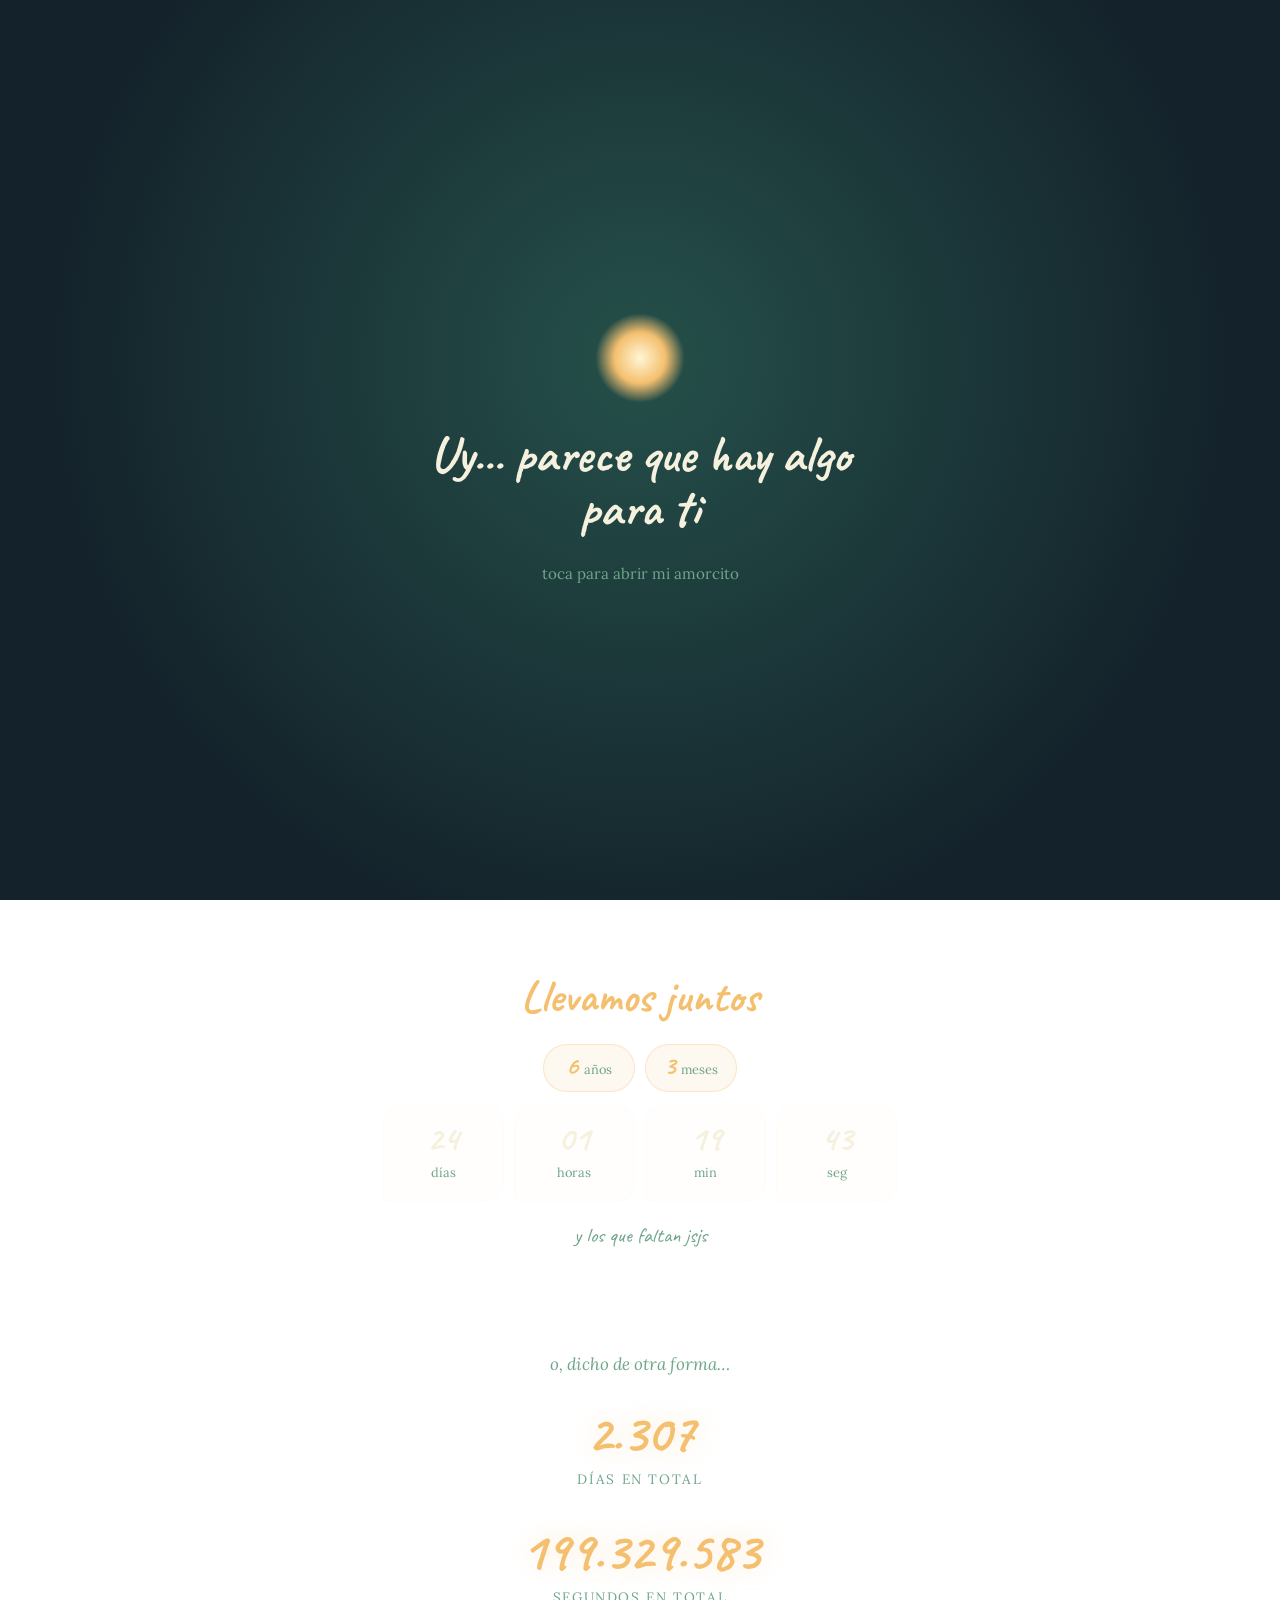
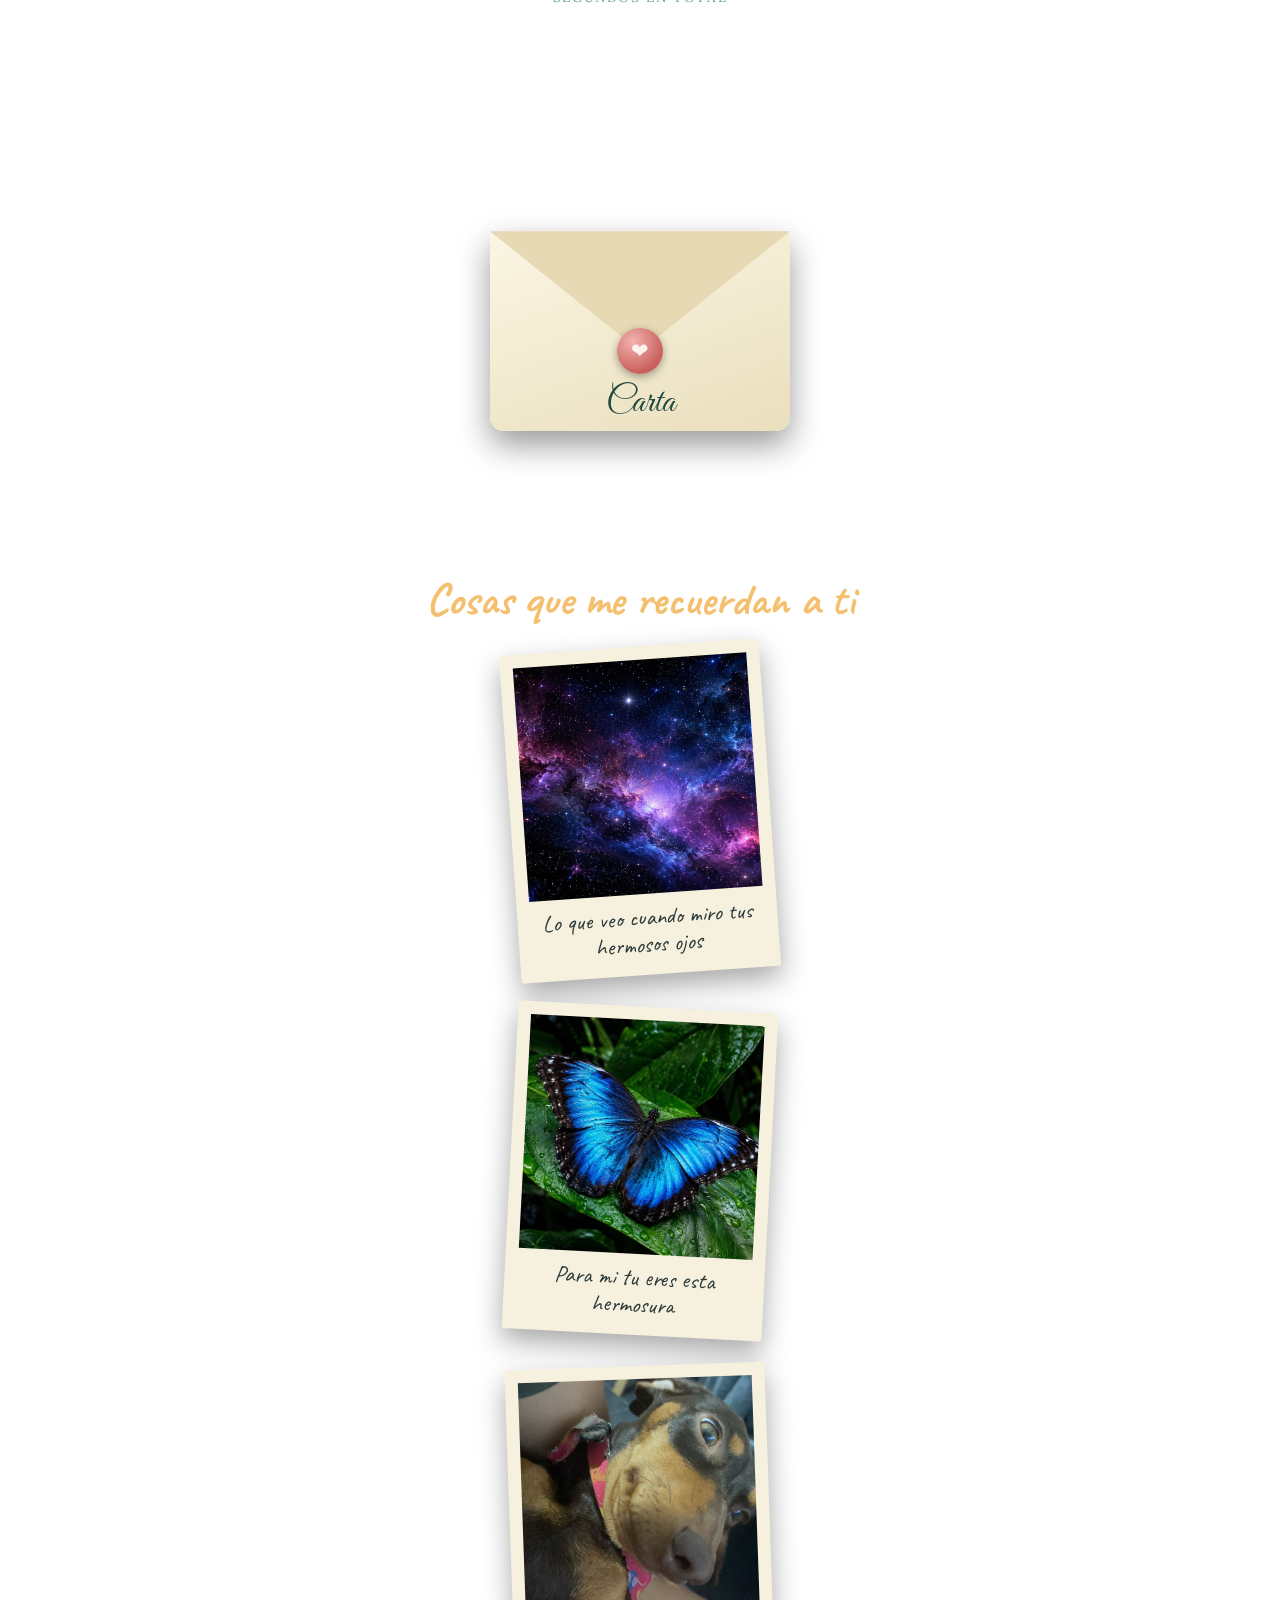
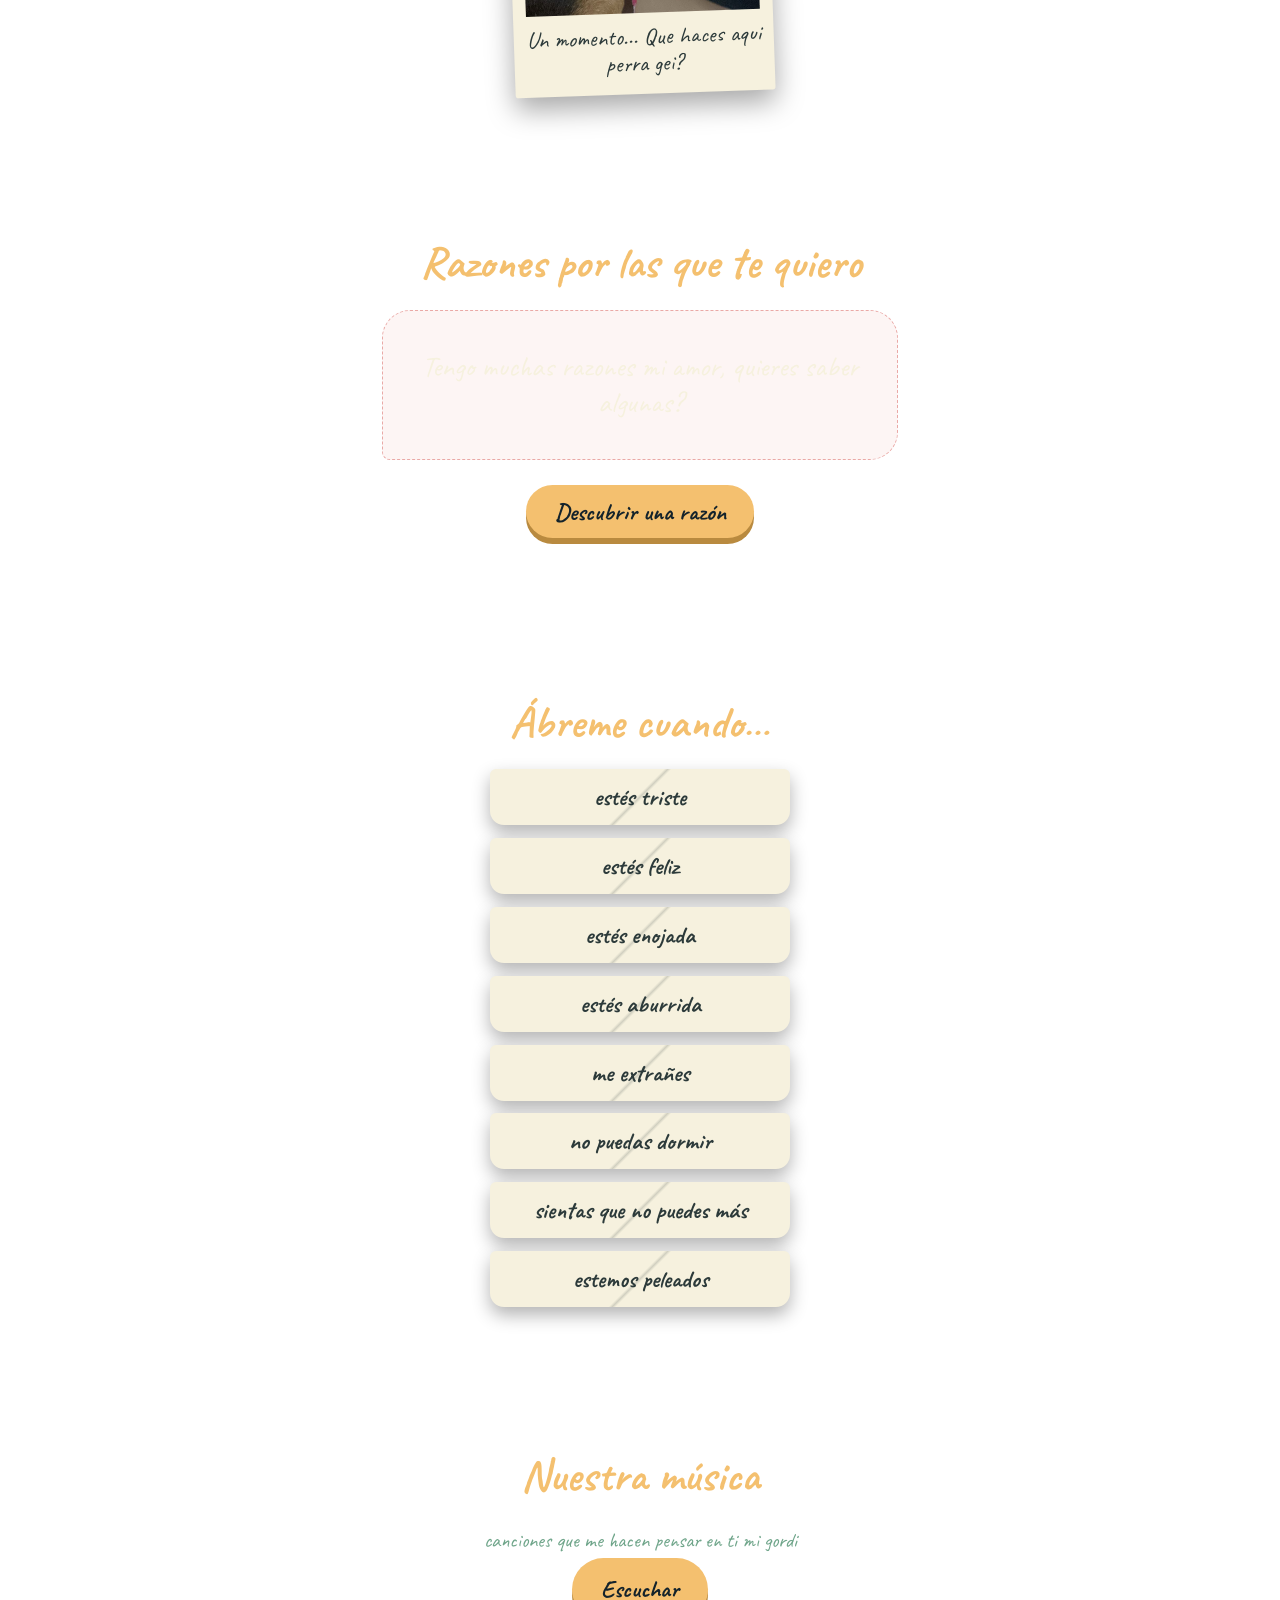
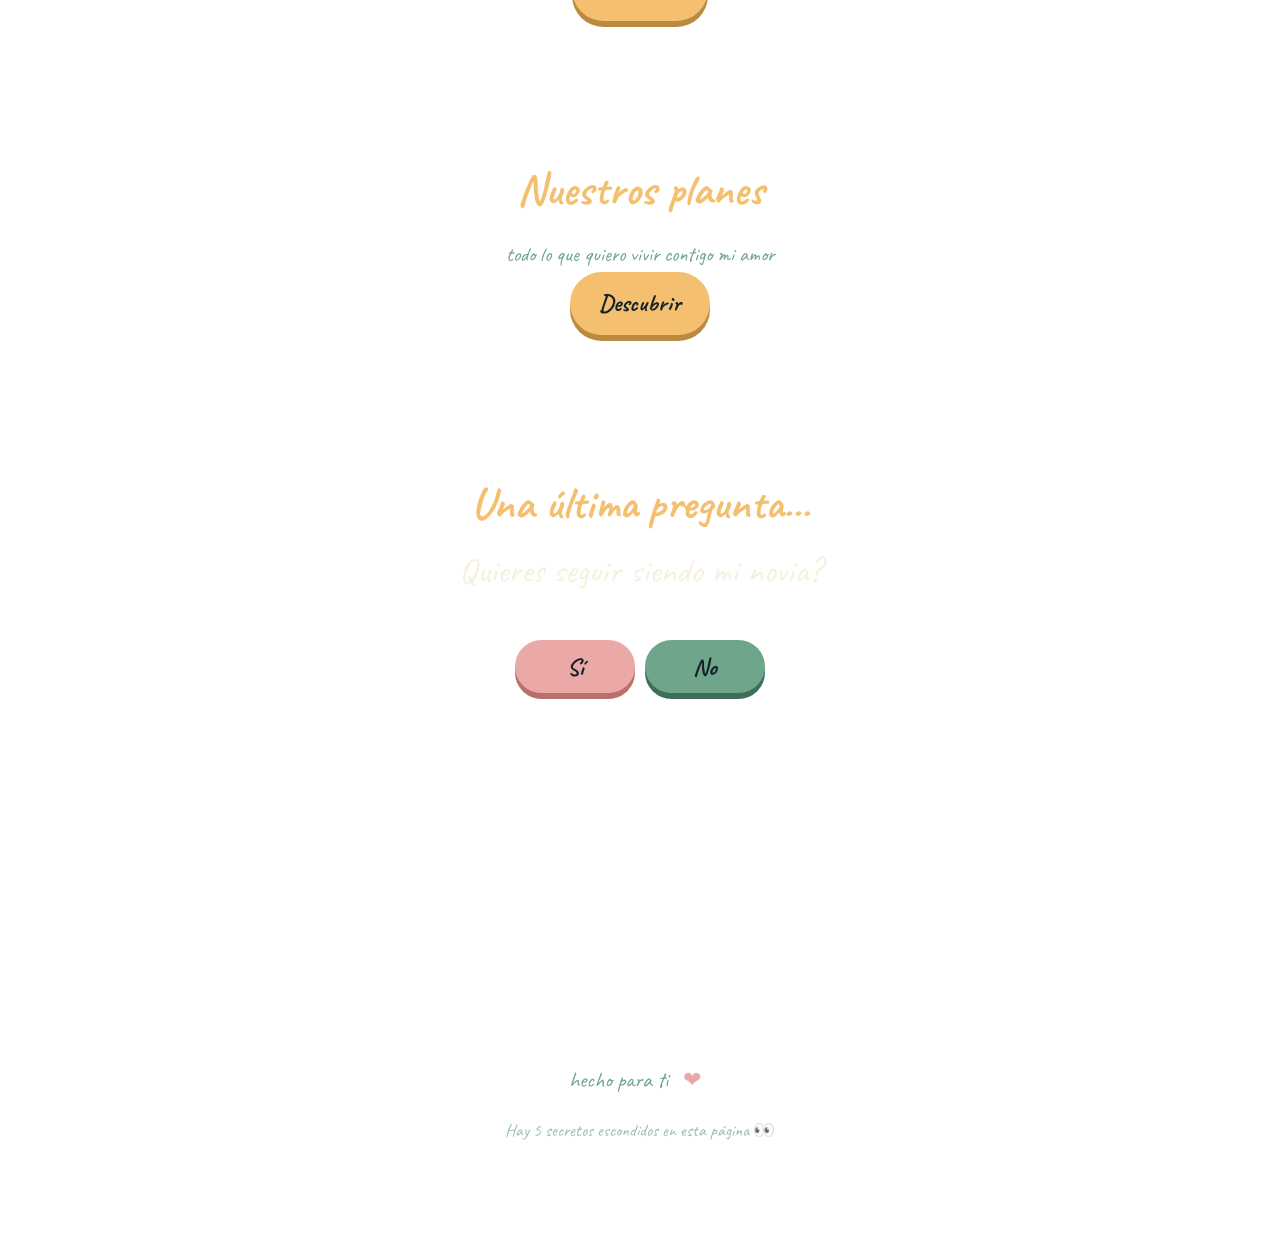
<file: index.html>
<!DOCTYPE html>
<html lang="es">
<head>
<meta charset="utf-8">
<meta name="viewport" content="width=device-width, initial-scale=1, viewport-fit=cover">
<meta name="robots" content="noindex, nofollow">
<meta name="theme-color" content="#14232b">
<title>Para ti</title>

<!-- Vista previa al compartir el link (WhatsApp, etc.) -->
<meta name="description" content="Hay algo esperándote.">
<meta property="og:type" content="website">
<meta property="og:locale" content="es_CL">
<meta property="og:site_name" content="Para ti">
<meta property="og:title" content="Para ti 💗">
<meta property="og:description" content="Hay algo esperándote. Ábrelo con calma.">
<meta property="og:url" content="https://zakku666.github.io/ParaMiAnna/">
<meta property="og:image" content="https://zakku666.github.io/ParaMiAnna/og-image.jpg">
<meta property="og:image:type" content="image/jpeg">
<meta property="og:image:width" content="1200">
<meta property="og:image:height" content="630">
<meta property="og:image:alt" content="Una luz cálida con el texto: Hay algo para ti">

<!-- Ícono de la pestaña -->
<link rel="icon" href="data:image/svg+xml,%3Csvg xmlns=%22http://www.w3.org/2000/svg%22 viewBox=%220 0 100 100%22%3E%3Ctext y=%22.9em%22 font-size=%2290%22%3E💗%3C/text%3E%3C/svg%3E">

<!-- Fuentes -->
<link rel="preconnect" href="https://fonts.googleapis.com">
<link rel="preconnect" href="https://fonts.gstatic.com" crossorigin>
<link href="https://fonts.googleapis.com/css2?family=Caveat:wght@500;700&family=Dancing+Script:wght@500;600&family=Great+Vibes&family=Lora:ital,wght@0,400;0,600;1,400&display=swap" rel="stylesheet">

<link rel="stylesheet" href="style.css">
</head>
<body>

<input type="checkbox" id="abrir" hidden>

<!-- Pantalla de inicio: el toque aquí también servirá para iniciar la música (script.js) -->
<label for="abrir" class="intro" id="intro">
  <span class="intro-luz"></span>
  <span class="intro-texto">Uy... parece que hay algo<br>para ti</span>
  <span class="intro-toque">toca para abrir mi amorcito</span>
</label>

<!-- Fondo animado (el tema lo elige script.js) -->
<div class="particulas" id="particulas" aria-hidden="true"></div>

<main>

  <!-- Portada -->
  <section class="portada">
    <div class="astro" aria-hidden="true"></div>
    <h1>Para ti mi Bibi,<br>con cariño y amor</h1>
    <p class="sub">Hecho unica y exclusivamente para vo</p>
    <span class="bajar" aria-hidden="true">&#8964;</span>
  </section>

  <!-- Contador (script.js lo hace correr) -->
  <section class="contador">
    <h2>Llevamos juntos</h2>
    <div class="tiempo-chico">
      <div><b id="anios">0</b><small>años</small></div>
      <div><b id="meses">0</b><small>meses</small></div>
    </div>
    <div class="tiempo">
      <div><b id="dias">00</b><small>días</small></div>
      <div><b id="horas">00</b><small>horas</small></div>
      <div><b id="min">00</b><small>min</small></div>
      <div><b id="seg">00</b><small>seg</small></div>
    </div>
    <p class="nota">y los que faltan jsjs</p>
  </section>

  <!-- Totales -->
  <section class="totales">
    <p class="total-intro">o, dicho de otra forma…</p>
    <div class="total">
      <b id="total-dias">0</b>
      <small>días en total</small>
    </div>
    <div class="total">
      <b id="total-seg">0</b>
      <small>segundos en total</small>
    </div>
  </section>

  <!-- Carta -->
  <section class="carta-sec">
    <div class="sobre-wrap" id="sobre-wrap">
      <button type="button" class="sobre-carta" id="btn-carta" aria-expanded="false" aria-controls="carta">
        <span class="sobre-solapa"></span>
        <span class="sobre-sello">&#10084;</span>
        <span class="sobre-etiqueta">Carta</span>
      </button>
    </div>

    <article class="carta" id="carta" hidden>
      <p class="saludo">Mi amor:</p>
      <p>Quería regalarte algo que no se pudiera abrir en un papel y guardar en un cajón. Algo que pudieras llevar en tu bolsillo y abrir cuando quisieras.</p>
      <p>Gracias por cada risa, por cada conversación que se alarga hasta tarde y por hacer que los días normales se sientan como una película de verano.</p>
      <p>Si algún día te sientes pequeñita, vuelve aquí. Todo esto es tuyo.</p>
      <p class="firma">Con todo mi cariño,<br>Zac</p>
    </article>
  </section>

    <!-- Galería de recuerdos -->
  <section class="galeria">
    <h2>Cosas que me recuerdan a ti</h2>
    <div class="polaroids">
      <figure class="polaroid" style="--r:-4deg">
        <div class="foto f1">
          <img src="./fotos/Galaxia.jpeg" alt="Galaxia" loading="eager">
        </div>
        <figcaption>Lo que veo cuando miro tus hermosos ojos</figcaption>
      </figure>
      <figure class="polaroid" style="--r:3deg">
        <div class="foto f2">
          <img src="fotos/Mariposa.jpeg" alt="Mariposa" loading="lazy" decoding="async" onerror="this.style.display='none'">
        </div>
        <figcaption>Para mi tu eres esta hermosura</figcaption>
      </figure>
      <figure class="polaroid" style="--r:-2deg">
        <div class="foto f3">
          <img src="fotos/Nina.jpeg" alt="Niña" loading="lazy" decoding="async" onerror="this.style.display='none'">
        </div>
        <figcaption>Un momento... Que haces aqui perra gei?</figcaption>
      </figure>
    </div>
  </section>

  <!-- Razones -->
  <section class="razones">
    <h2>Razones por las que te quiero</h2>
    <div class="razon-caja" id="razon-caja">
      <div class="razon-contenido">
        <span class="razon-num" id="razon-num"></span>
        <p id="razon">Tengo muchas razones mi amor, quieres saber algunas?</p>
      </div>
    </div>
    <button type="button" class="boton" id="otra-razon">Descubrir una razón</button>
    <p class="nota" id="razon-progreso"></p>
  </section>

  <!-- Ábreme cuando -->
  <section class="abre">
    <h2>Ábreme cuando…</h2>
    <div class="sobres" id="sobres"></div>
  </section>

  <!-- Música -->
  <section class="musica-link">
    <h2>Nuestra música</h2>
    <p class="nota">canciones que me hacen pensar en ti mi gordi</p>
    <a class="boton" href="musica.html">Escuchar</a>
  </section>

  <!-- Planes -->
  <section class="planes-link">
    <h2>Nuestros planes</h2>
    <p class="nota">todo lo que quiero vivir contigo mi amor</p>
    <a class="boton" href="planes.html">Descubrir</a>
  </section>

  <!-- Vales -->
  <!--<section class="vales-link">
    <h2>Juguemos PlayQuiz!</h2>
    <p class="nota">respóndeme bien y gana cositas bb</p>
    <a class="boton" href="vales.html">Jugar</a>
  </section>-->

  <!-- Pregunta final -->
  <section class="final" id="final">
    <h2>Una última pregunta...</h2>
    <p class="pregunta">Quieres seguir siendo mi novia?</p>

    <div class="respuestas" id="respuestas">
      <button type="button" class="boton si" id="si">Sí</button>
      <button type="button" class="boton no" id="no">No</button>
    </div>
    <p class="respuesta-final" id="respuesta-final" aria-live="polite"></p>

    <div class="mensaje-si" id="mensaje-si" hidden>
      <p class="mensaje-si-titulo">Sabía que dirías que sí</p>
      <p class="mensaje-si-texto">Llevamos <b id="dias-final">0</b> días juntos, y quiero que sean muchos, muchos más jijiji hasta morir de viejos >:D</p>
      <p class="mensaje-si-texto">Gracias por elegirme hoy y por quedarte conmigo cada día. Te amo muchísimo, mi amor.</p>
      <p class="mensaje-si-firma">Siempre tuyo,<br>Adrián</p>
    </div>
  </section>

  <!-- Planes de hoy (se desbloquean al encontrar los 5 secretos) -->
  <section class="planes-hoy" id="planes-hoy" hidden>
    <h2>Premio por encontrarlos todos los secretos</h2>
    <p class="nota">cada día hay un plan nuevo para ti mi amor</p>
    <div class="planes-hoy-botones">
      <a class="boton romantico" href="plan-hoy.html?tipo=romantico">Plan romántico de hoy 💌</a>
      <a class="boton hot" href="plan-hoy.html?tipo=hot">Plan hot de hoy 🔥</a>
    </div>
  </section>

  <footer>
    hecho para ti <span id="corazon-secreto" class="corazon-secreto">&#10084;</span>
    <p class="pista" id="pista"></p>
    <p class="footer-extra" id="footer-extra"></p>
  </footer>

</main>

<!-- Tarjeta flotante de "Ábreme cuando" -->
<div class="modal" id="modal" hidden>
  <div class="modal-fondo" id="modal-fondo"></div>
  <article class="modal-carta" role="dialog" aria-modal="true" aria-labelledby="modal-titulo">
    <h3 class="modal-titulo" id="modal-titulo"></h3>
    <p class="modal-texto" id="modal-texto"></p>
    <button type="button" class="boton modal-cerrar" id="modal-cerrar">Cerrar</button>
  </article>
</div>

<!-- Corazones (pregunta final, secretos y banners) -->
<div class="corazones" id="corazones" aria-hidden="true"></div>

<!-- Scripts: cada uno una sola vez y en este orden -->
<script src="razones.js" defer></script>
<script src="sobres.js" defer></script>
<script src="cartas.js" defer></script>
<script src="avisos.js" defer></script>
<script src="script.js" defer></script>
<script src="secretos.js" defer></script>
<script src="cumple.js" defer></script>

</body>
</html>
</file>
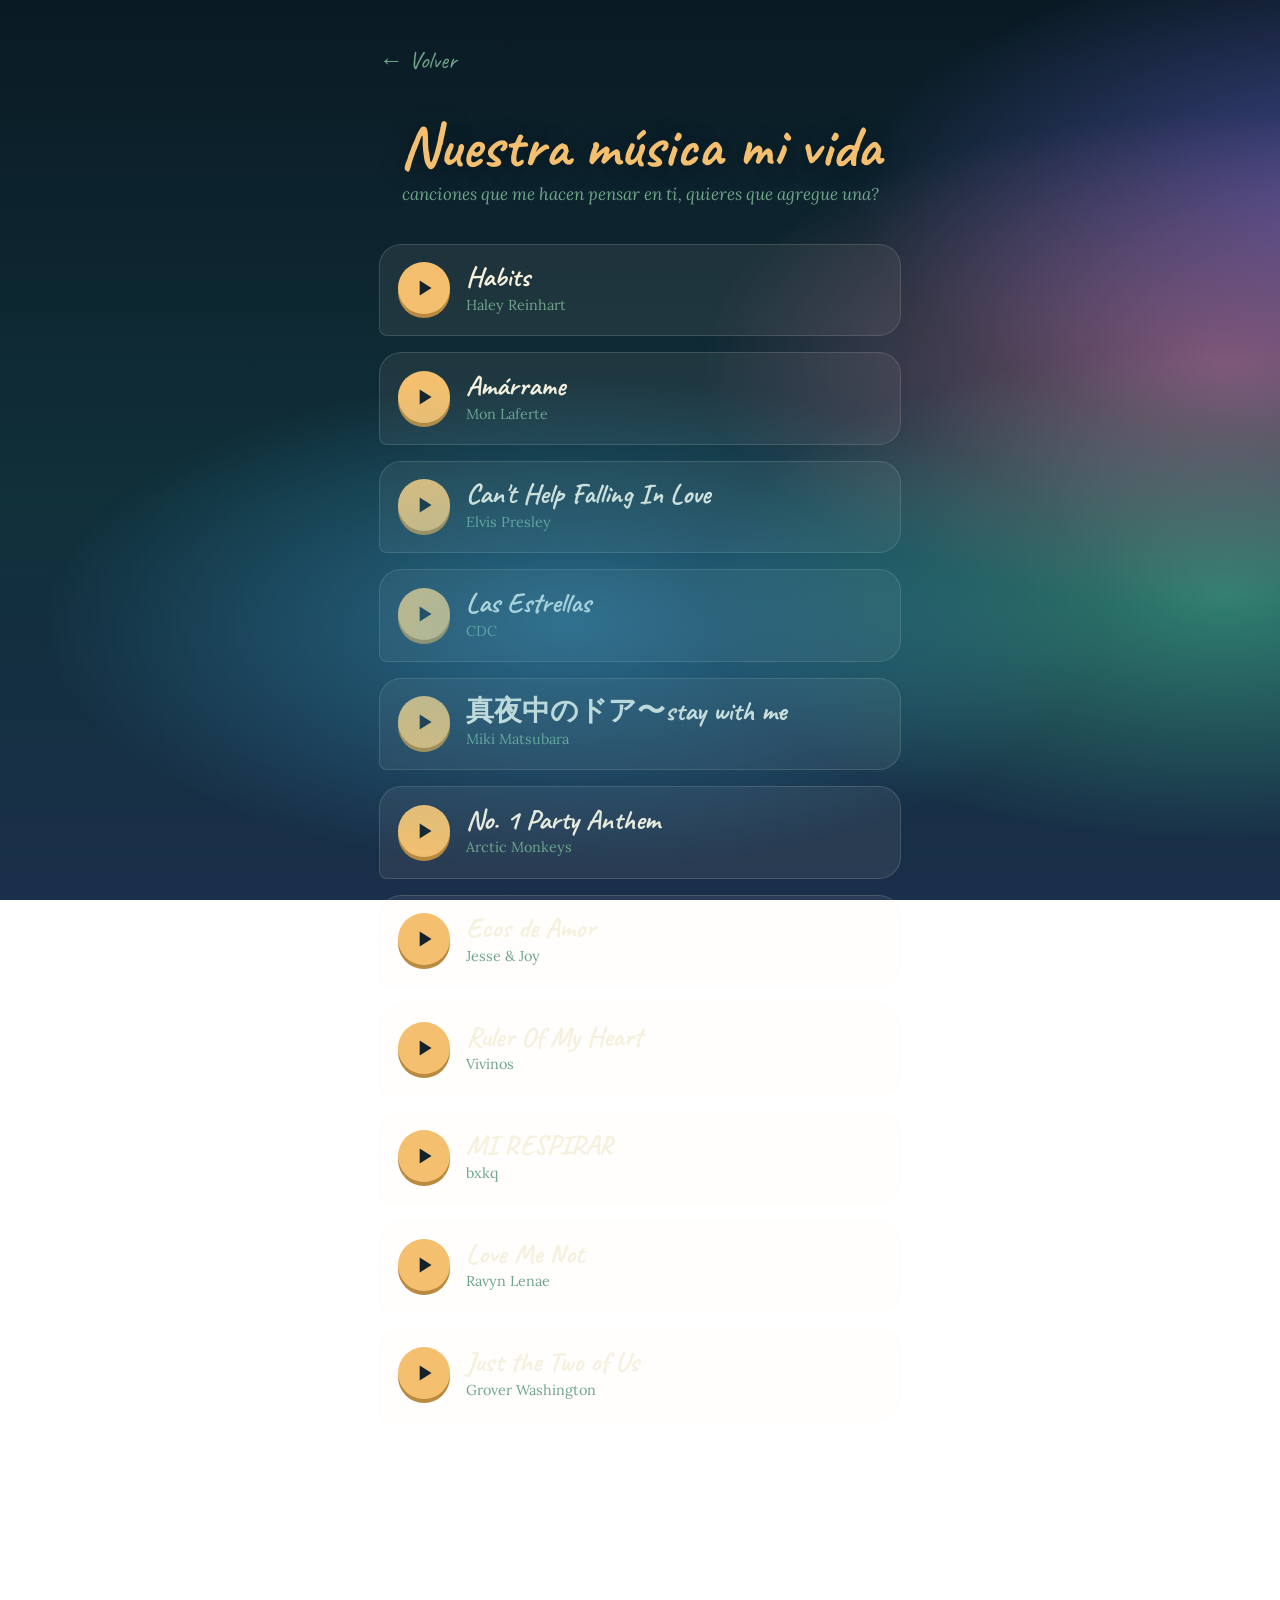
<file: musica.html>
<!DOCTYPE html>
<html lang="es">
<head>
<meta charset="utf-8">
<meta name="viewport" content="width=device-width, initial-scale=1, viewport-fit=cover">
<meta name="robots" content="noindex, nofollow">
<meta name="theme-color" content="#14232b">
<title>Nuestra música</title>
<link rel="preconnect" href="https://fonts.googleapis.com">
<link rel="preconnect" href="https://fonts.gstatic.com" crossorigin>
<link href="https://fonts.googleapis.com/css2?family=Caveat:wght@500;700&family=Dancing+Script:wght@500;600&family=Great+Vibes&family=Lora:ital,wght@0,400;0,600;1,400&display=swap" rel="stylesheet">
<link rel="stylesheet" href="style.css">
</head>
<body>

<!-- Fondo animado (lo elige script.js, igual que en la página principal) -->
<div class="particulas" id="particulas" aria-hidden="true"></div>

<main class="musica">
  <a href="index.html" class="volver">&larr; Volver</a>

  <header class="musica-cab">
    <h1>Nuestra música mi vida</h1>
    <p class="sub">canciones que me hacen pensar en ti, quieres que agregue una?</p>
  </header>

  <ul class="lista" id="lista"></ul>
</main>

<!-- Reproductor fijo abajo -->
<div class="reproductor" id="reproductor" hidden>
  <div class="rep-info">
    <p class="rep-titulo" id="rep-titulo"></p>
    <p class="rep-artista" id="rep-artista"></p>
  </div>

  <input type="range" class="rep-barra" id="rep-barra" min="0" max="1000" value="0" step="1" aria-label="Posición de la canción">
  <div class="rep-tiempos">
    <span id="rep-actual">0:00</span>
    <span id="rep-total">0:00</span>
  </div>

  
  <div class="rep-controles">

    <button type="button" class="rep-btn rep-modo" id="rep-aleatorio" aria-label="Activar reproducción aleatoria" aria-pressed="false">
      <svg viewBox="0 0 24 24" width="22" height="22" fill="none" stroke="currentColor" stroke-width="2" stroke-linecap="round" stroke-linejoin="round">
        <path d="m18 14 4 4-4 4"/>
        <path d="M18 2l4 4-4 4"/>
        <path d="M2 18h2.5a6 6 0 0 0 4.2-1.7L17.3 7.7A6 6 0 0 1 21.5 6H22"/>
        <path d="M2 6h2.5a6 6 0 0 1 4.2 1.7"/>
        <path d="M14 14.5l3.3 3.3a6 6 0 0 0 4.2 1.7H22"/>
      </svg>
    </button>

    <button type="button" class="rep-btn" id="rep-prev" aria-label="Canción anterior">
      <svg viewBox="0 0 24 24" width="22" height="22" fill="currentColor">
        <path d="M6 6h2v12H6zM9.5 12L18 6v12z"/>
      </svg>
    </button>

    <button type="button" class="rep-btn" id="rep-atras" aria-label="Retroceder 10 segundos">&minus;10</button>

    <button type="button" class="rep-btn rep-play" id="rep-play" aria-label="Reproducir"></button>

    <button type="button" class="rep-btn" id="rep-adelante" aria-label="Adelantar 10 segundos">+10</button>

    <button type="button" class="rep-btn" id="rep-next" aria-label="Canción siguiente">
      <svg viewBox="0 0 24 24" width="22" height="22" fill="currentColor">
        <path d="M16 6h2v12h-2zM6 18V6l8.5 6z"/>
      </svg>
    </button>

    <button type="button" class="rep-btn rep-modo" id="rep-ciclo" aria-label="Repetición desactivada" aria-pressed="false">
      <svg viewBox="0 0 24 24" width="22" height="22" fill="none" stroke="currentColor" stroke-width="2" stroke-linecap="round" stroke-linejoin="round">
        <path d="M17 2l4 4-4 4"/>
        <path d="M3 11V9a3 3 0 0 1 3-3h15"/>
        <path d="M7 22l-4-4 4-4"/>
        <path d="M21 13v2a3 3 0 0 1-3 3H3"/>
      </svg>
    </button>

  </div>

</div>

<audio id="audio" preload="none"></audio>

<script src="canciones.js" defer></script>
<script src="script.js" defer></script>
<script src="musica.js" defer></script>
</body>
</html>
</file>
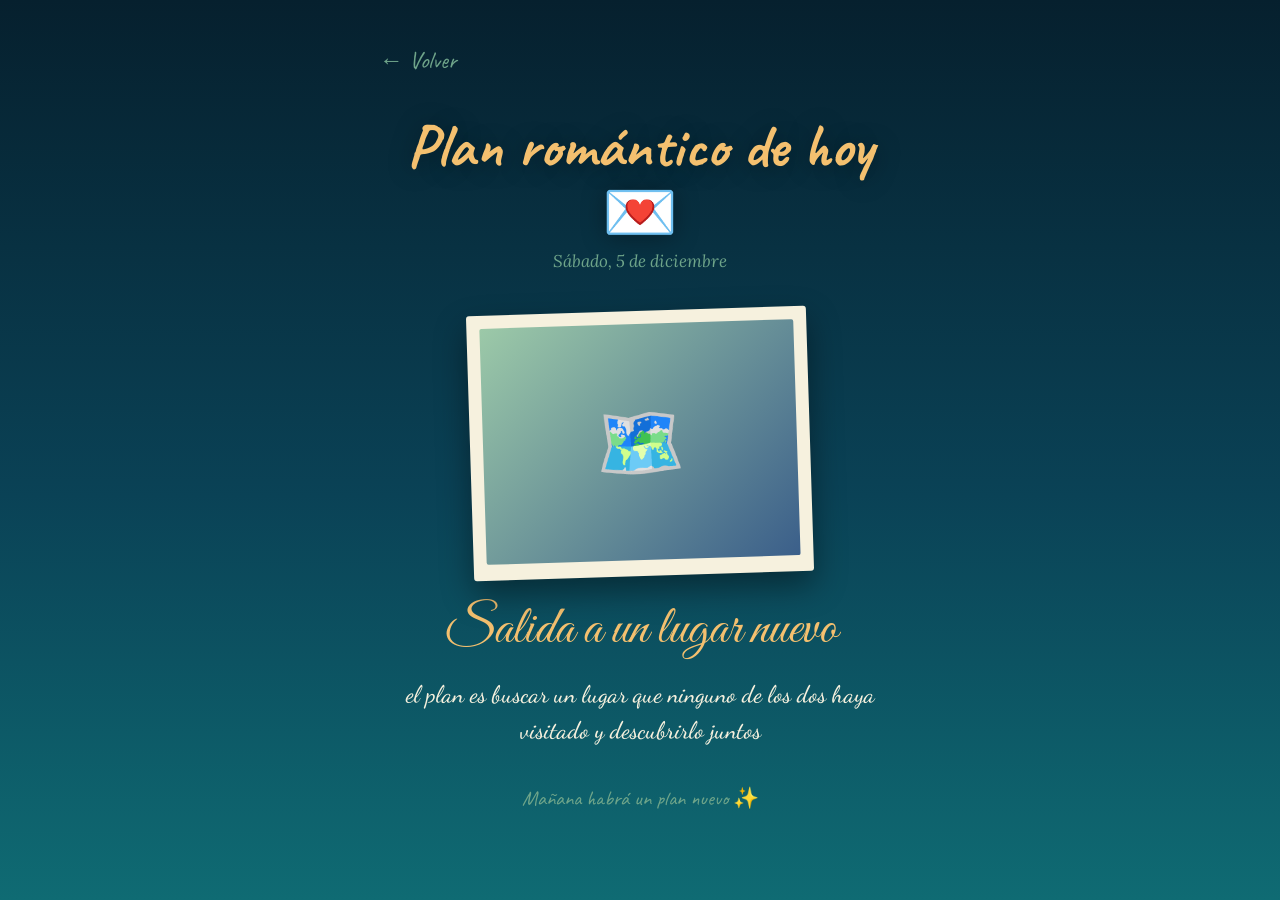
<file: plan-hoy.html>
<!DOCTYPE html>
<html lang="es">
<head>
<meta charset="utf-8">
<meta name="viewport" content="width=device-width, initial-scale=1, viewport-fit=cover">
<meta name="robots" content="noindex, nofollow">
<meta name="theme-color" content="#14232b">
<title>Plan de hoy</title>
<link rel="preconnect" href="https://fonts.googleapis.com">
<link rel="preconnect" href="https://fonts.gstatic.com" crossorigin>
<link href="https://fonts.googleapis.com/css2?family=Caveat:wght@500;700&family=Dancing+Script:wght@500;600&family=Great+Vibes&family=Lora:ital,wght@0,400;0,600;1,400&display=swap" rel="stylesheet">
<link rel="stylesheet" href="style.css">
</head>
<body>

<div class="particulas" id="particulas" aria-hidden="true"></div>

<main class="planes">
  <a href="index.html" class="volver">&larr; Volver</a>

  <header class="musica-cab">
    <h1 id="ph-titulo">Plan de hoy</h1>
    <p class="sub" id="ph-fecha"></p>
  </header>

  <!-- Pantalla previa (solo para el plan hot) -->
  <div class="ph-puerta" id="ph-puerta" hidden>
    <p class="ph-aviso">Este es solo para ti 🔥</p>
    <button type="button" class="boton hot" id="ph-ver">Ver el plan</button>
  </div>

  <article class="plan cambiando" id="ph-plan" hidden>
    <figure class="plan-foto" id="ph-foto"></figure>
    <h2 class="plan-titulo" id="ph-nombre"></h2>
    <p class="plan-desc" id="ph-desc"></p>

    <div class="ph-respuestas" id="ph-respuestas">
      <button type="button" class="boton romantico" id="ph-si">Me apunto 💗</button>
      <button type="button" class="boton suave" id="ph-no">Otro día 🙈</button>
    </div>
    <p class="nota" id="ph-estado" aria-live="polite"></p>
    <p class="nota" id="ph-transparente">Zac recibe un aviso cuando abres esto 👀</p>
  </article>

  <p class="nota" id="ph-manana"></p>
</main>

<div class="corazones" id="corazones" aria-hidden="true"></div>

<script src="planes-hoy.js" defer></script>
<script src="avisos.js" defer></script>
<script src="script.js" defer></script>
<script src="plan-hoy-vista.js" defer></script>
</body>
</html>
</file>
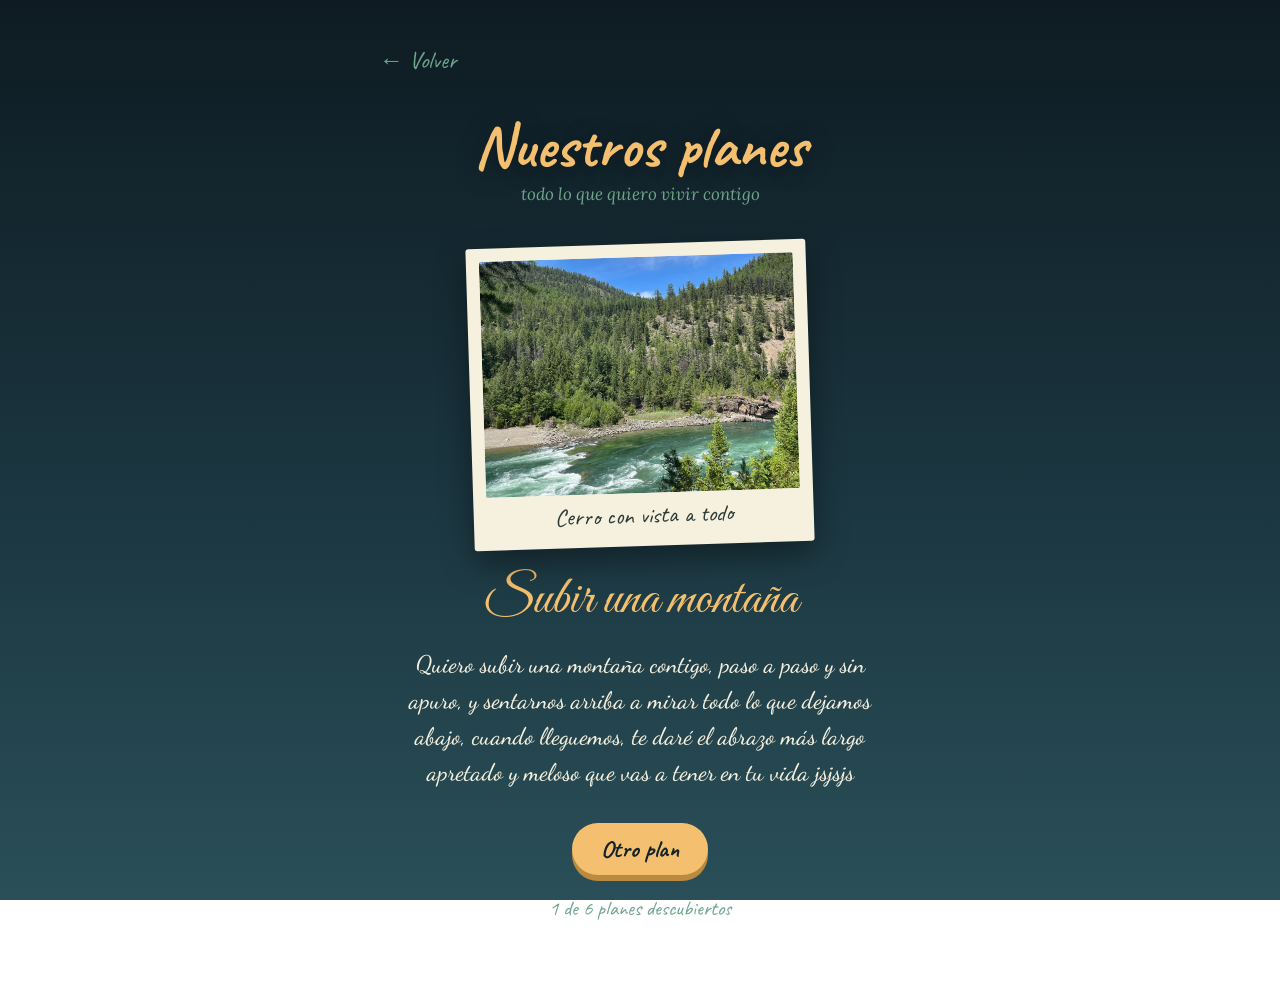
<file: planes.html>
<!DOCTYPE html>
<html lang="es">
<head>
<meta charset="utf-8">
<meta name="viewport" content="width=device-width, initial-scale=1, viewport-fit=cover">
<meta name="robots" content="noindex, nofollow">
<meta name="theme-color" content="#14232b">
<title>Nuestros planes</title>
<link rel="preconnect" href="https://fonts.googleapis.com">
<link rel="preconnect" href="https://fonts.gstatic.com" crossorigin>
<link href="https://fonts.googleapis.com/css2?family=Caveat:wght@500;700&family=Dancing+Script:wght@500;600&family=Great+Vibes&family=Lora:ital,wght@0,400;0,600;1,400&display=swap" rel="stylesheet">
<link rel="stylesheet" href="style.css">
</head>
<body>

<!-- Fondo animado (lo elige script.js) -->
<div class="particulas" id="particulas" aria-hidden="true"></div>

<main class="planes">
  <a href="index.html" class="volver">&larr; Volver</a>

  <header class="musica-cab">
    <h1>Nuestros planes</h1>
    <p class="sub">todo lo que quiero vivir contigo</p>
  </header>

  <article class="plan cambiando" id="plan" aria-live="polite">
    <figure class="plan-foto" id="plan-foto"></figure>
    <h2 class="plan-titulo" id="plan-titulo"></h2>
    <p class="plan-desc" id="plan-desc"></p>
  </article>

  <button type="button" class="boton" id="otro-plan">Otro plan</button>
  <p class="nota" id="plan-progreso"></p>
</main>

<!-- Corazones (para el plan de la boda) -->
<div class="corazones" id="corazones" aria-hidden="true"></div>

<script src="planes.js" defer></script>
<script src="script.js" defer></script>
<script src="planes-vista.js" defer></script>
</body>
</html>
</file>
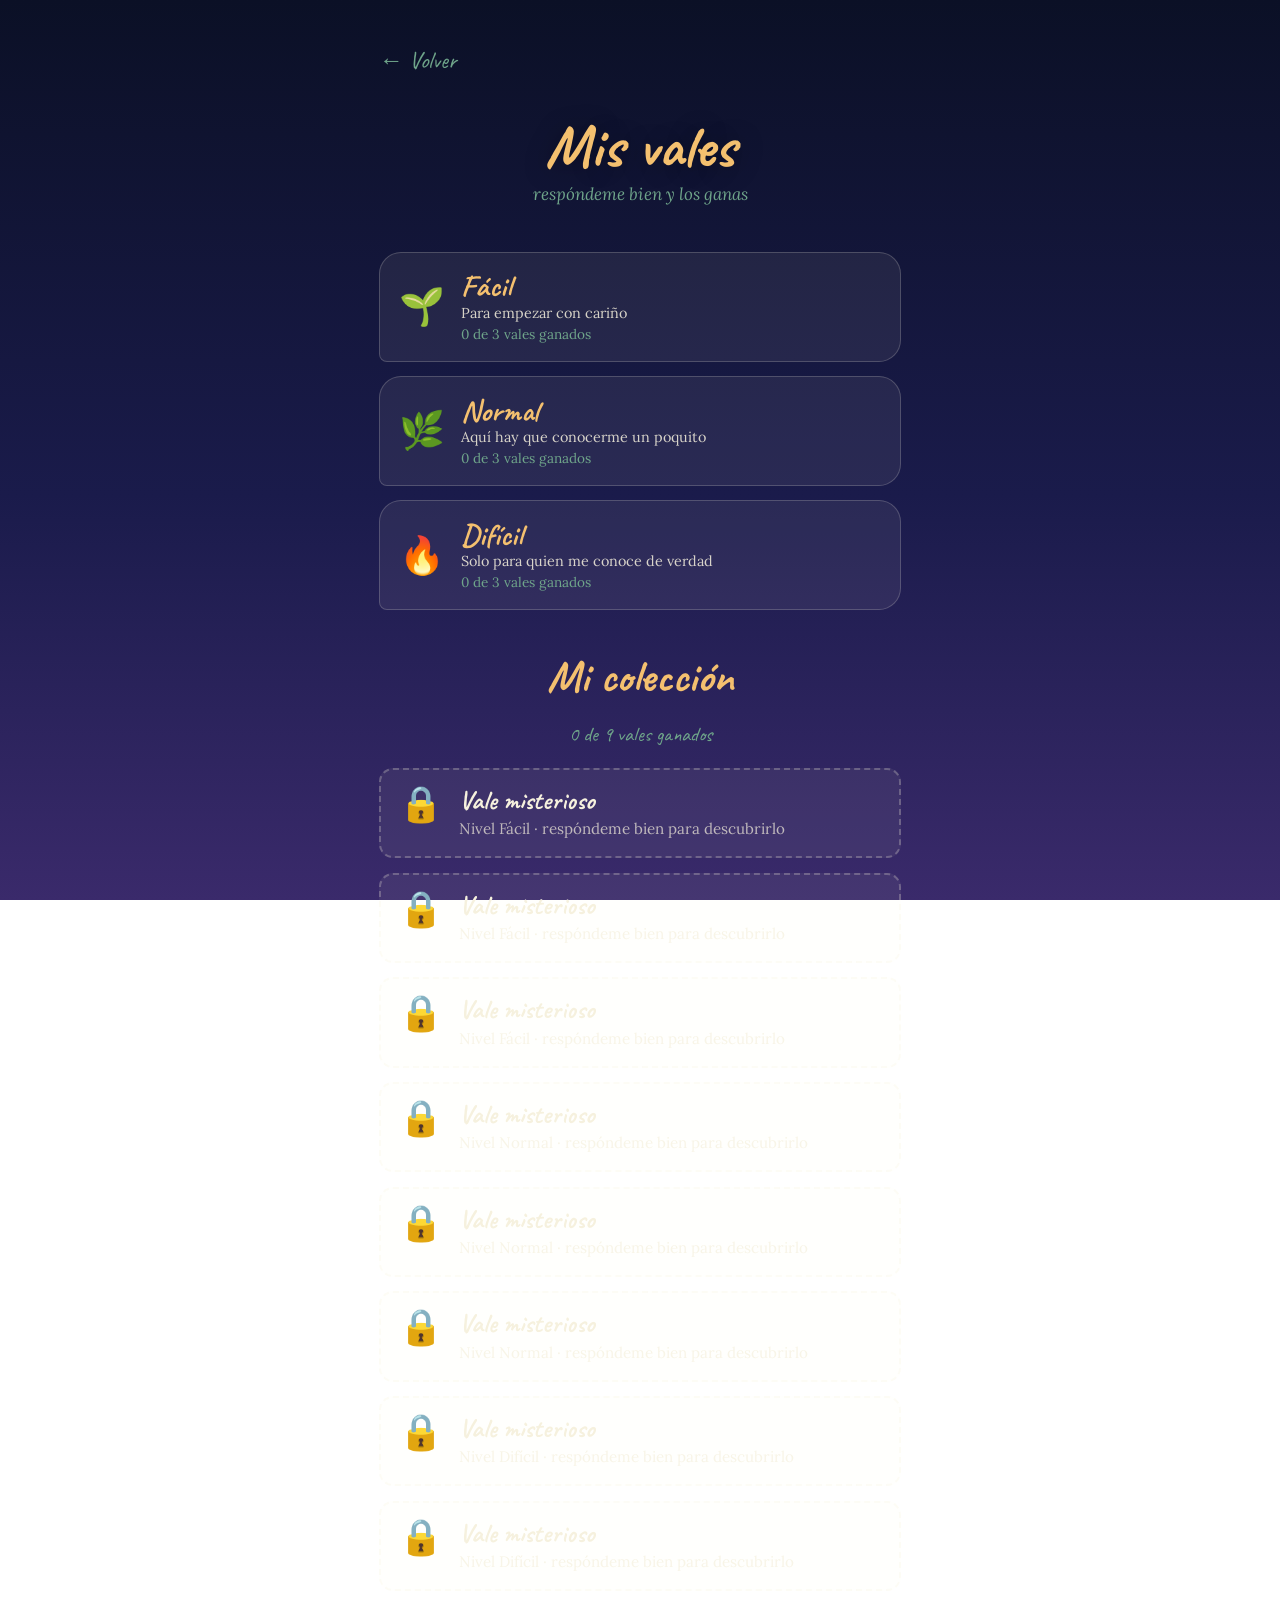
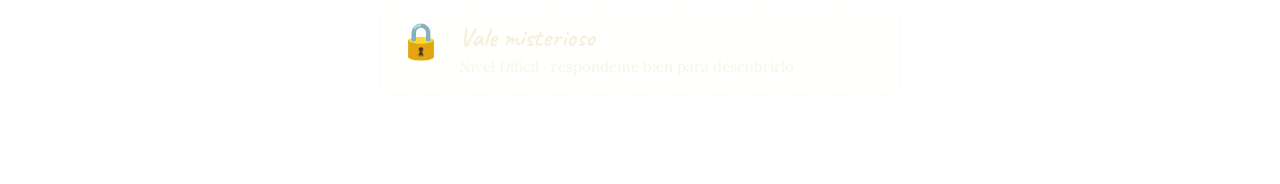
<file: vales.html>
<!DOCTYPE html>
<html lang="es">
<head>
<meta charset="utf-8">
<meta name="viewport" content="width=device-width, initial-scale=1, viewport-fit=cover">
<meta name="robots" content="noindex, nofollow">
<meta name="theme-color" content="#14232b">
<title>Mis vales</title>
<link rel="preconnect" href="https://fonts.googleapis.com">
<link rel="preconnect" href="https://fonts.gstatic.com" crossorigin>
<link href="https://fonts.googleapis.com/css2?family=Caveat:wght@500;700&family=Dancing+Script:wght@500;600&family=Great+Vibes&family=Lora:ital,wght@0,400;0,600;1,400&display=swap" rel="stylesheet">
<link rel="stylesheet" href="style.css">
</head>
<body>

<!-- Fondo animado (lo elige script.js) -->
<div class="particulas" id="particulas" aria-hidden="true"></div>

<main class="vales">
  <a href="index.html" class="volver">&larr; Volver</a>

  <header class="musica-cab">
    <h1>Mis vales</h1>
    <p class="sub">respóndeme bien y los ganas</p>
  </header>

  <!-- Vista 1: elegir desafío + colección -->
  <section class="vista" id="vista-niveles">
    <div class="niveles" id="niveles"></div>

    <h2 class="vales-subtitulo">Mi colección</h2>
    <p class="nota" id="vales-contador"></p>
    <ul class="vales-lista" id="vales-lista"></ul>
  </section>

  <!-- Vista 2: el quiz -->
  <section class="vista" id="vista-quiz" hidden>
    <p class="quiz-nivel" id="quiz-nivel"></p>
    <div class="quiz-barra"><span id="quiz-progreso"></span></div>
    <p class="quiz-contador" id="quiz-contador"></p>
    <h2 class="quiz-pregunta" id="quiz-pregunta"></h2>
    <div class="quiz-opciones" id="quiz-opciones"></div>
    <p class="quiz-feedback" id="quiz-feedback" aria-live="polite"></p>
    <button type="button" class="boton" id="quiz-siguiente" hidden>Siguiente</button>
  </section>

  <!-- Vista 3: resultado -->
  <section class="vista" id="vista-resultado" hidden>
    <p class="res-emoji" id="res-emoji"></p>
    <h2 class="res-titulo" id="res-titulo"></h2>
    <p class="res-texto" id="res-texto"></p>
    <div id="res-vale"></div>
    <div class="res-botones">
      <button type="button" class="boton" id="res-reintentar" hidden>Intentar de nuevo</button>
      <button type="button" class="boton" id="res-volver">Ver mis vales</button>
    </div>
  </section>
</main>

<!-- Corazones -->
<div class="corazones" id="corazones" aria-hidden="true"></div>

<script src="vales.js" defer></script>
<script src="script.js" defer></script>
<script src="vales-vista.js" defer></script>
</body>
</html>
</file>
<file: style.css>
:root{
  --noche:#14232b;
  --bosque:#244a42;
  --musgo:#6fa58a;
  --papel:#f6f1de;
  --luz:#f4c06f;
  --rosa:#eaa9a6;
  --tinta:#2c3a3a;
  --manuscrita:'Caveat','Bradley Hand',cursive;
  --serif:'Lora',Georgia,serif;
}
*{box-sizing:border-box;margin:0;padding:0;-webkit-tap-highlight-color:transparent}
html{scroll-behavior:smooth;-webkit-text-size-adjust:100%}
body{
  min-height:100dvh;
  font-family:var(--serif);font-size:17px;line-height:1.7;color:var(--papel);
  background:linear-gradient(180deg,var(--noche) 0%,#1b3a3c 45%,var(--bosque) 100%) fixed;
  padding:env(safe-area-inset-top) 0 env(safe-area-inset-bottom);
  overflow-x:hidden;touch-action:manipulation;
}
h1,h2{font-family:var(--manuscrita);font-weight:700;line-height:1.1}
h2{font-size:clamp(2rem,8vw,2.8rem);text-align:center;margin-bottom:1.4rem;color:var(--luz)}
section{padding:4.5rem 1.4rem;max-width:560px;margin:0 auto;text-align:center}
.nota{font-family:var(--manuscrita);font-size:1.3rem;color:var(--musgo);margin-top:1rem}

/* Pantalla de inicio */
.intro{
  position:fixed;inset:0;z-index:50;display:flex;flex-direction:column;
  align-items:center;justify-content:center;gap:1.6rem;cursor:pointer;
  background:radial-gradient(circle at 50% 40%,#25504a 0%,var(--noche) 70%);
  transition:opacity 1.2s ease,visibility 1.2s;
}
.intro-luz{
  width:90px;height:90px;border-radius:50%;
  background:radial-gradient(circle,#fff6d6 0%,var(--luz) 40%,transparent 70%);
  animation:latir 3s ease-in-out infinite;
}
.intro-texto{font-family:var(--manuscrita);font-size:3.2rem;font-weight:700;line-height:1.05;text-align:center}
.intro-toque{font-size:.95rem;color:var(--musgo);animation:parpadeo 2.4s ease-in-out infinite}
#abrir:checked ~ .intro{opacity:0;visibility:hidden;pointer-events:none}

/* ===== Fondos cambiantes ===== */
.particulas{position:fixed;inset:0;pointer-events:none;z-index:1;overflow:hidden}
.particulas i{position:absolute;display:block;left:var(--x);opacity:0}

/* 1. Bosque (luciérnagas) */
body[data-tema="bosque"]{background:linear-gradient(180deg,#14232b 0%,#1b3a3c 45%,#244a42 100%) fixed}
body[data-tema="bosque"] .particulas i{
  bottom:-10px;width:var(--s);height:var(--s);border-radius:50%;
  background:#f4c06f;box-shadow:0 0 10px 3px rgba(244,192,111,.7);
  animation:subir var(--t) linear var(--d) infinite;
}

/* 2. Estrellas */
body[data-tema="estrellas"]{background:linear-gradient(180deg,#0b1026 0%,#1a1b4b 55%,#3a2a6b 100%) fixed}
body[data-tema="estrellas"] .particulas i{
  top:var(--y);width:var(--s);height:var(--s);border-radius:50%;
  background:#fff;box-shadow:0 0 6px 1px rgba(255,255,255,.6);
  animation:titilar var(--t) ease-in-out var(--d) infinite;
}
body[data-tema="estrellas"] .particulas i.fugaz{
  width:2px;height:90px;border-radius:2px;box-shadow:none;
  background:linear-gradient(to bottom,rgba(255,255,255,0),#fff);
  animation:fugaz var(--t) linear var(--d) infinite;
}
@keyframes titilar{
  0%,100%{opacity:.15;transform:scale(.8)}
  50%{opacity:1;transform:scale(1.25)}
}
@keyframes fugaz{
  0%{transform:translate(0,0) rotate(-40deg);opacity:0}
  2%{opacity:1}
  10%{transform:translate(250px,300px) rotate(-40deg);opacity:0}
  100%{transform:translate(250px,300px) rotate(-40deg);opacity:0}
}

/* 3. Sakura (pétalos) */
body[data-tema="sakura"]{background:linear-gradient(180deg,#2a1a30 0%,#4d2a45 55%,#7a3f5a 100%) fixed}
body[data-tema="sakura"] .particulas i{
  top:-30px;width:var(--s);height:calc(var(--s) * .7);
  background:linear-gradient(135deg,#ffd3de,#f19ab2);
  border-radius:150% 0 150% 0;
  animation:petalo var(--t) linear var(--d) infinite;
}
@keyframes petalo{
  0%{transform:translate(0,0) rotate(0);opacity:0}
  10%{opacity:.9}
  50%{transform:translate(var(--dx),55dvh) rotate(180deg)}
  90%{opacity:.8}
  100%{transform:translate(calc(var(--dx) * -.5),112dvh) rotate(360deg);opacity:0}
}

/* 4. Lluvia */
body[data-tema="lluvia"]{background:linear-gradient(180deg,#0e1b22 0%,#1b3640 55%,#2a4f58 100%) fixed}
body[data-tema="lluvia"] .particulas i{
  top:-60px;width:1.5px;height:var(--s);
  background:linear-gradient(to bottom,rgba(190,225,235,0),rgba(190,225,235,.65));
  animation:llover var(--t) linear var(--d) infinite;
}
@keyframes llover{
  0%{transform:translate(0,0) rotate(8deg);opacity:0}
  8%{opacity:.85}
  100%{transform:translate(-16dvh,112dvh) rotate(8deg);opacity:.6}
}

/* 5. Mar (burbujas) */
body[data-tema="mar"]{background:linear-gradient(180deg,#06202e 0%,#0a4256 55%,#0f6b73 100%) fixed}
body[data-tema="mar"] .particulas i{
  bottom:-40px;width:var(--s);height:var(--s);border-radius:50%;
  border:1.5px solid rgba(190,240,245,.55);
  background:radial-gradient(circle at 30% 30%,rgba(255,255,255,.35),rgba(255,255,255,.05) 60%);
  animation:burbuja var(--t) ease-in var(--d) infinite;
}
@keyframes burbuja{
  0%{transform:translate(0,0) scale(.6);opacity:0}
  15%{opacity:.9}
  50%{transform:translate(var(--dx),-55dvh) scale(1)}
  100%{transform:translate(calc(var(--dx) * -1),-112dvh) scale(1.1);opacity:0}
}

/* 6. Aurora */
body[data-tema="aurora"]{background:linear-gradient(180deg,#0a1a24 0%,#10303a 55%,#1a2f4a 100%) fixed}
body[data-tema="aurora"] .particulas i{
  top:var(--y);width:90vw;height:60vh;margin-left:-30vw;opacity:.5;
  background:radial-gradient(ellipse at center,var(--c) 0%,transparent 65%);
  animation:derivar var(--t) ease-in-out var(--d) infinite alternate;
}
@keyframes derivar{
  from{transform:translate(-12vw,0) scale(1)}
  to{transform:translate(12vw,6vh) scale(1.25)}
}

@media (prefers-reduced-motion:reduce){
  .particulas{display:none}
}
/* Portada */
.portada{min-height:100dvh;display:flex;flex-direction:column;align-items:center;justify-content:center;gap:1rem}
.astro{
  width:120px;height:120px;border-radius:50%;margin-bottom:1rem;
  background:radial-gradient(circle at 35% 35%,#fffbe8,#f7dd9c 60%,#e9b95f);
  box-shadow:0 0 60px 18px rgba(244,192,111,.35);animation:latir 5s ease-in-out infinite;
}
.portada h1{font-size:clamp(3rem,15vw,4.6rem);text-shadow:0 2px 24px rgba(0,0,0,.35)}
.sub{font-style:italic;color:var(--musgo)}
.bajar{font-size:2.2rem;color:var(--luz);margin-top:2rem;animation:rebote 2s ease-in-out infinite}

/* Contador */
.tiempo{display:grid;grid-template-columns:repeat(4,1fr);gap:.6rem}
.tiempo div{
  background:rgba(246,241,222,.07);border:1px solid rgba(246,241,222,.15);
  border-radius:20px 20px 20px 6px;padding:1rem .2rem;
}
.tiempo b{display:block;font-family:var(--manuscrita);font-size:2.2rem;color:var(--papel);line-height:1}
.tiempo small{font-size:.8rem;color:var(--musgo)}

/* Carta */
.carta{
  background:var(--papel);color:var(--tinta);text-align:left;
  padding:2.2rem 1.6rem;border-radius:4px 14px 10px 18px;
  box-shadow:0 18px 40px rgba(0,0,0,.35);transform:rotate(-.8deg);
  background-image:repeating-linear-gradient(transparent 0 31px,rgba(111,165,138,.25) 31px 32px);
  background-position:0 1.8rem;
}
.carta p{margin-bottom:1rem}
.saludo{font-family:var(--manuscrita);font-size:2rem;font-weight:700;color:var(--bosque)}
.firma{font-family:var(--manuscrita);font-size:1.7rem;text-align:right;color:var(--bosque);line-height:1.2;margin-bottom:0!important}

/* Galería */
.polaroids{display:flex;flex-direction:column;align-items:center;gap:2rem}
.polaroid{
  width:min(260px,78%);background:var(--papel);color:var(--tinta);
  padding:.8rem .8rem 1rem;border-radius:3px;transform:rotate(var(--r));
  box-shadow:0 12px 28px rgba(0,0,0,.35);
}
.foto{aspect-ratio:1/1;display:grid;place-items:center;border-radius:2px;font-size:4rem}
.f1{background:linear-gradient(135deg,#9cc9a8,#4e8a6c)}
.f2{background:linear-gradient(135deg,#3b5f8a,#1d2f4f)}
.f3{background:linear-gradient(135deg,#f4c06f,#eaa9a6)}
.foto img{width:100%;height:100%;object-fit:cover;display:block}
.polaroid figcaption{font-family:var(--manuscrita);font-size:1.45rem;margin-top:.7rem;line-height:1.15}

/* Razones */
.razon-caja{
  min-height:150px;display:grid;place-items:center;padding:1.6rem 1.4rem;margin-bottom:1.6rem;
  background:rgba(234,169,166,.12);border:1.5px dashed var(--rosa);border-radius:28px 28px 28px 8px;
  font-family:var(--manuscrita);font-size:1.8rem;line-height:1.25;
}

/* Botones */
.boton{
  min-height:48px;min-width:120px;padding:.7rem 1.8rem;border:none;border-radius:999px;cursor:pointer;
  font-family:var(--manuscrita);font-size:1.5rem;font-weight:700;color:var(--noche);
  background:var(--luz);box-shadow:0 6px 0 #b98a3f;transition:transform .12s,box-shadow .12s;
}
.boton:active{transform:translateY(5px);box-shadow:0 1px 0 #b98a3f}

/* Ábreme cuando */
.sobres{display:flex;flex-direction:column;gap:.8rem;align-items:center}
.sobre{
  width:min(300px,100%);min-height:56px;padding:.8rem 1rem;cursor:pointer;
  font-family:var(--manuscrita);font-size:1.5rem;font-weight:700;color:var(--tinta);
  background:linear-gradient(135deg,transparent 49%,rgba(44,58,58,.18) 50%,transparent 51%) var(--papel);
  border:none;border-radius:6px 6px 14px 14px;box-shadow:0 8px 18px rgba(0,0,0,.3);
}
.sobre:active{transform:scale(.97)}
.mensaje-sobre{min-height:5rem;margin-top:1.4rem;font-family:var(--manuscrita);font-size:1.7rem;line-height:1.25;color:var(--rosa)}

/* Final */
.pregunta{font-family:var(--manuscrita);font-size:2.2rem;line-height:1.15;margin-bottom:1.8rem}
.respuestas{display:flex;justify-content:center;gap:1.4rem;min-height:70px}
.boton.si{background:var(--rosa);box-shadow:0 6px 0 #b9706d}
.boton.no{background:var(--musgo);box-shadow:0 6px 0 #3e6e56}
.respuesta-final{margin-top:1.4rem;font-family:var(--manuscrita);font-size:1.8rem;color:var(--luz)}

footer{padding:3rem 1rem 4rem;text-align:center;font-family:var(--manuscrita);font-size:1.4rem;color:var(--musgo)}

/* Animaciones */
@keyframes latir{0%,100%{transform:scale(1);opacity:.9}50%{transform:scale(1.08);opacity:1}}
@keyframes parpadeo{0%,100%{opacity:.4}50%{opacity:1}}
@keyframes rebote{0%,100%{transform:translateY(0)}50%{transform:translateY(8px)}}
@keyframes subir{
  0%{transform:translate(0,0);opacity:0}
  15%{opacity:.9}
  50%{transform:translate(22px,-50dvh)}
  85%{opacity:.8}
  100%{transform:translate(-18px,-108dvh);opacity:0}
}
@media (prefers-reduced-motion:reduce){
  *{animation:none!important;transition:none!important}
  .luciernagas{display:none}
}

/* Contador: años y meses en pequeño */
.tiempo-chico{display:flex;justify-content:center;gap:.6rem;margin-bottom:.8rem}
.tiempo-chico div{
  min-width:92px;padding:.5rem 1rem;
  background:rgba(244,192,111,.1);border:1px solid rgba(244,192,111,.35);
  border-radius:999px;
}
.tiempo-chico b{
  font-family:var(--manuscrita);font-size:1.6rem;color:var(--luz);
  line-height:1;margin-right:.35rem;
}
.tiempo-chico small{font-size:.8rem;color:var(--musgo)}

/* Totales */
.totales{padding-top:1.5rem}
.total-intro{font-style:italic;color:var(--musgo);margin-bottom:1.6rem}
.total{margin-bottom:1.8rem}
.total b{
  display:block;font-family:var(--manuscrita);font-weight:700;
  font-size:clamp(2.2rem,11vw,3.4rem);line-height:1.1;color:var(--luz);
  font-variant-numeric:tabular-nums;text-shadow:0 0 24px rgba(244,192,111,.3);
}
.total small{font-size:.85rem;letter-spacing:.12em;text-transform:uppercase;color:var(--musgo)}

/* ===== Carta: sobre ===== */
.carta-sec{padding-top:2rem}
.sobre-wrap{
  display:flex;justify-content:center;
  padding-top:5.5rem;max-height:420px;
  transition:max-height .9s ease,padding .9s ease,opacity .8s ease;
}
.sobre-wrap.guardado{max-height:0;padding-top:0;opacity:0;overflow:hidden}

.sobre-carta{
  position:relative;width:min(300px,86%);aspect-ratio:3/2;
  border:none;cursor:pointer;border-radius:6px 6px 14px 14px;
  background:linear-gradient(160deg,#fbf6e4,#eadfbd);
  box-shadow:0 14px 32px rgba(0,0,0,.4);
  transition:transform .3s;
}
.sobre-carta:active{transform:scale(.97)}

.sobre-solapa{
  position:absolute;left:0;top:0;width:100%;height:60%;
  background:#e6d9b3;
  clip-path:polygon(0 0,100% 0,50% 100%);
  transform-origin:top center;
  transition:transform .8s cubic-bezier(.5,0,.2,1),background .8s;
}
.sobre-carta.abierto .sobre-solapa{transform:scaleY(-1);background:#d9c995}

.sobre-sello{
  position:absolute;left:50%;top:60%;
  width:46px;height:46px;margin:-23px 0 0 -23px;
  display:grid;place-items:center;border-radius:50%;
  font-size:1.3rem;color:#fff3f0;
  background:radial-gradient(circle at 35% 30%,#f2b3ae,#c9605c 70%);
  box-shadow:0 3px 8px rgba(0,0,0,.35);
  animation:latir 2.6s ease-in-out infinite;
  transition:opacity .4s;
}
.sobre-carta.abierto .sobre-sello{opacity:0;animation:none}

.sobre-etiqueta{
  position:absolute;left:0;right:0;bottom:.6rem;
  font-family:'Great Vibes',var(--manuscrita);font-size:2.3rem;line-height:1;
  color:var(--bosque);
}

/* ===== Carta: papel ===== */
.carta{
  padding:2rem 1.5rem 2.2rem;
  transform-origin:top center;
}
.carta.desplegada{animation:desplegar 1.1s cubic-bezier(.2,.8,.2,1) both}
@keyframes desplegar{
  from{opacity:0;transform:translateY(-40px) scaleY(.15) rotate(-.8deg)}
  to{opacity:1;transform:translateY(0) scaleY(1) rotate(-.8deg)}
}

.carta p{
  font-family:'Dancing Script',var(--manuscrita);
  font-size:1.35rem;font-weight:500;line-height:32px;
  margin-bottom:32px;
}
.carta .saludo{
  font-family:'Great Vibes',var(--manuscrita);
  font-size:2.4rem;font-weight:400;line-height:64px;margin-bottom:0;
}
.carta .firma{
  font-family:'Great Vibes',var(--manuscrita);
  font-size:2rem;font-weight:400;line-height:42px;
  margin-top:8px;margin-bottom:0!important;
}

/* Efecto de escritura */
.resto{visibility:hidden}
.pluma{
  display:inline-block;width:2px;height:1.1em;margin-left:2px;
  vertical-align:text-bottom;background:var(--rosa);
  animation:pluma .8s steps(1) infinite;
}
@keyframes pluma{50%{opacity:0}}

@media (prefers-reduced-motion:reduce){
  .carta.desplegada{animation:none}
}

/* Razones */
.razon-contenido{
  transition:opacity .3s ease,transform .3s ease;
}
.razon-caja.cambiando .razon-contenido{opacity:0;transform:translateY(8px) scale(.97)}
.razon-num{
  display:block;margin-bottom:.5rem;
  font-family:var(--serif);font-size:.85rem;font-style:italic;
  letter-spacing:.14em;text-transform:uppercase;color:var(--rosa);
}
.razon-num:empty{display:none}

/* Ábreme cuando */
.sobre.leido::after{content:" \2665";color:#c9605c}

body.modal-abierto{overflow:hidden}

.modal{
  position:fixed;inset:0;z-index:60;display:grid;place-items:center;padding:1.2rem;
  opacity:0;transition:opacity .35s ease;
}
.modal[hidden]{display:none}
.modal.visible{opacity:1}
.modal-fondo{
  position:absolute;inset:0;
  background:rgba(10,20,25,.78);-webkit-backdrop-filter:blur(3px);backdrop-filter:blur(3px);
}
.modal-carta{
  position:relative;width:min(460px,100%);max-height:86dvh;overflow-y:auto;
  padding:2rem 1.6rem 1.7rem;text-align:center;
  background:var(--papel);color:var(--tinta);
  border-radius:6px 16px 10px 18px;box-shadow:0 24px 60px rgba(0,0,0,.5);
  transform:translateY(24px) scale(.96) rotate(-.6deg);
  transition:transform .45s cubic-bezier(.2,.8,.2,1);
}
.modal.visible .modal-carta{transform:none}
.modal-titulo{
  font-family:'Great Vibes',var(--manuscrita);font-weight:400;
  font-size:2rem;line-height:1.15;color:var(--bosque);margin-bottom:1rem;
}
.modal-texto{
  font-family:'Dancing Script',var(--manuscrita);font-size:1.45rem;font-weight:500;
  line-height:1.5;margin-bottom:1.6rem;white-space:pre-line;
}
.modal-cerrar{min-width:120px}

/* ===== Pregunta final ===== */
.final{padding-bottom:6rem}

.respuestas{
  position:relative;display:block;
  width:min(320px,100%);height:230px;min-height:0;margin:0 auto;
  transition:opacity .5s ease,height .8s ease .3s;
}
.respuestas.oculto{opacity:0;height:0;overflow:hidden;pointer-events:none}

.boton.si,.boton.no{position:absolute;top:20px;white-space:nowrap}
.boton.si{
  left:calc(50% - 125px);
  transform:scale(var(--escala,1));
  transition:transform .4s cubic-bezier(.3,1.6,.5,1),box-shadow .12s;
}
.boton.si:active{transform:translateY(5px) scale(var(--escala,1))}
.boton.no{
  left:calc(50% + 5px);
  transition:left .35s cubic-bezier(.3,1.3,.5,1),top .35s cubic-bezier(.3,1.3,.5,1),transform .12s,box-shadow .12s;
}
.boton.no.rendido{background:var(--rosa);box-shadow:0 6px 0 #b9706d}

.respuesta-final{min-height:2.4rem}

/* Mensaje lindo */
.mensaje-si{margin-top:1rem}
.mensaje-si p{opacity:0;transform:translateY(12px)}
.mensaje-si.visible p{animation:aparecer 1.1s ease forwards}
.mensaje-si.visible p:nth-child(1){animation-delay:.2s}
.mensaje-si.visible p:nth-child(2){animation-delay:1.8s}
.mensaje-si.visible p:nth-child(3){animation-delay:3.6s}
.mensaje-si.visible p:nth-child(4){animation-delay:5.4s}
@keyframes aparecer{to{opacity:1;transform:none}}

.mensaje-si-titulo{
  font-family:'Great Vibes',var(--manuscrita);font-weight:400;
  font-size:clamp(2.4rem,11vw,3.4rem);line-height:1.1;color:var(--rosa);
  text-shadow:0 0 28px rgba(234,169,166,.35);
}
.mensaje-si-texto{
  font-family:'Dancing Script',var(--manuscrita);font-size:1.5rem;font-weight:500;
  line-height:1.5;margin-top:1.2rem;
}
.mensaje-si-texto b{color:var(--luz);font-weight:600}
.mensaje-si-firma{
  font-family:'Great Vibes',var(--manuscrita);font-size:2rem;line-height:1.2;
  margin-top:1.6rem;color:var(--luz);
}

/* Lluvia de corazones */
.corazones{position:fixed;inset:0;pointer-events:none;z-index:40;overflow:hidden}
.corazones span{
  position:absolute;bottom:-40px;opacity:0;
  animation:subir-corazon linear forwards;
}
@keyframes subir-corazon{
  0%{transform:translate(0,0) rotate(0);opacity:0}
  10%{opacity:.95}
  100%{transform:translate(var(--dx,20px),-110dvh) rotate(25deg);opacity:0}
}

@media (prefers-reduced-motion:reduce){
  .mensaje-si p{opacity:1;transform:none}
  .corazones{display:none}
}

/* ===== Página de música ===== */
a.boton{display:inline-flex;align-items:center;justify-content:center;text-decoration:none}

.musica{max-width:560px;margin:0 auto;padding:1.5rem 1.2rem 14rem}
.volver{
  display:inline-block;margin-top:1rem;text-decoration:none;
  font-family:var(--manuscrita);font-size:1.5rem;color:var(--musgo);
}
.musica-cab{text-align:center;padding:2rem 0 2.2rem}
.musica-cab h1{font-size:clamp(2.8rem,13vw,3.8rem);color:var(--luz);text-shadow:0 2px 24px rgba(0,0,0,.35)}

.lista{list-style:none;display:flex;flex-direction:column;gap:1rem}
.tarjeta{
  display:flex;gap:1rem;align-items:flex-start;padding:1.1rem;
  background:rgba(246,241,222,.07);border:1px solid rgba(246,241,222,.15);
  border-radius:22px 22px 22px 8px;
  transition:border-color .3s,background .3s;
}
.tarjeta.sonando{border-color:var(--luz);background:rgba(244,192,111,.1)}

.tarjeta-play{
  flex:none;width:52px;height:52px;border:none;border-radius:50%;cursor:pointer;
  display:grid;place-items:center;color:var(--noche);
  background:var(--luz);box-shadow:0 4px 0 #b98a3f;
  transition:transform .12s,box-shadow .12s;
}
.tarjeta-play:active{transform:translateY(3px);box-shadow:0 1px 0 #b98a3f}

.tarjeta-info{min-width:0;text-align:left}
.tarjeta-titulo{
  font-family:var(--manuscrita);font-size:1.75rem;font-weight:700;
  line-height:1.1;text-align:left;margin:0;color:var(--papel);
}
.tarjeta-artista{font-size:.9rem;color:var(--musgo)}
.tarjeta-frase{
  margin-top:.7rem;font-family:'Dancing Script',var(--manuscrita);
  font-size:1.3rem;line-height:1.35;color:var(--rosa);
}
.tarjeta-frase::before{content:"\201C"}
.tarjeta-frase::after{content:"\201D"}
.tarjeta-frase:empty,.tarjeta-nota:empty{display:none}
.tarjeta-nota{margin-top:.45rem;font-size:.92rem;font-style:italic;opacity:.8;line-height:1.5}

/* Reproductor fijo */
.reproductor{
  position:fixed;left:50%;bottom:0;z-index:30;
  width:min(560px,100%);transform:translateX(-50%);
  padding:.9rem 1.2rem calc(.9rem + env(safe-area-inset-bottom));
  background:rgba(20,35,43,.94);
  -webkit-backdrop-filter:blur(10px);backdrop-filter:blur(10px);
  border:1px solid rgba(246,241,222,.15);border-bottom:none;
  border-radius:24px 24px 0 0;box-shadow:0 -10px 30px rgba(0,0,0,.35);
}
.reproductor[hidden]{display:none}
.rep-info{text-align:center;margin-bottom:.3rem}
.rep-titulo{font-family:var(--manuscrita);font-size:1.5rem;font-weight:700;line-height:1.1;color:var(--papel)}
.rep-artista{font-size:.85rem;color:var(--musgo)}

.rep-barra{
  -webkit-appearance:none;appearance:none;width:100%;height:28px;
  background:transparent;cursor:pointer;
}
.rep-barra::-webkit-slider-runnable-track{
  height:6px;border-radius:99px;
  background:linear-gradient(to right,var(--luz) var(--p,0%),rgba(246,241,222,.2) var(--p,0%));
}
.rep-barra::-webkit-slider-thumb{
  -webkit-appearance:none;width:18px;height:18px;margin-top:-6px;border-radius:50%;
  background:var(--papel);box-shadow:0 0 0 3px rgba(244,192,111,.5);
}
.rep-barra::-moz-range-track{height:6px;border-radius:99px;background:rgba(246,241,222,.2)}
.rep-barra::-moz-range-progress{height:6px;border-radius:99px;background:var(--luz)}
.rep-barra::-moz-range-thumb{width:18px;height:18px;border:none;border-radius:50%;background:var(--papel)}

.rep-tiempos{
  display:flex;justify-content:space-between;margin-top:-.2rem;
  font-size:.8rem;color:var(--musgo);font-variant-numeric:tabular-nums;
}
.rep-controles{display:flex;justify-content:center;align-items:center;gap:.7rem;margin-top:.5rem}
.rep-btn{
  width:46px;height:46px;border:none;border-radius:50%;cursor:pointer;
  display:grid;place-items:center;
  font-family:var(--serif);font-size:.85rem;font-weight:600;
  color:var(--papel);background:rgba(246,241,222,.1);
  transition:transform .12s,background .2s;
}
.rep-btn:active{transform:scale(.92)}
.rep-btn.rep-play{width:60px;height:60px;color:var(--noche);background:var(--luz)}

/* ===== Página de planes ===== */
.planes{max-width:560px;margin:0 auto;padding:1.5rem 1.2rem 5rem;text-align:center}
.planes .volver{display:block;text-align:left}

.plan{margin-bottom:2rem;transition:opacity .35s ease,transform .35s ease}
.plan.cambiando{opacity:0;transform:translateY(12px) scale(.98)}

.plan-foto{
  width:min(340px,86%);margin:0 auto 1.6rem;padding:.8rem .8rem 1rem;
  background:var(--papel);color:var(--tinta);border-radius:3px;
  transform:rotate(-1.8deg);box-shadow:0 14px 32px rgba(0,0,0,.4);
  transition:box-shadow .6s ease;
}
.plan-img{display:block;width:100%;aspect-ratio:4/3;object-fit:cover;border-radius:2px}
.plan-ph{
  aspect-ratio:4/3;display:grid;place-items:center;font-size:4.5rem;border-radius:2px;
  background:linear-gradient(135deg,#9cc9a8,#3b5f8a);
}
.plan-foto figcaption{font-family:var(--manuscrita);font-size:1.5rem;line-height:1.15;margin-top:.6rem}

.plan-titulo{
  font-family:'Great Vibes',var(--manuscrita);font-weight:400;
  font-size:clamp(2.4rem,11vw,3.4rem);line-height:1.1;margin-bottom:1rem;color:var(--luz);
}
.plan-desc{
  font-family:'Dancing Script',var(--manuscrita);font-size:1.5rem;font-weight:500;
  line-height:1.5;padding:0 .4rem;
}

/* Plan especial (la boda) */
.plan.especial .plan-foto{
  box-shadow:0 0 0 3px var(--luz),0 0 44px rgba(244,192,111,.45),0 14px 32px rgba(0,0,0,.4);
}
.plan.especial .plan-titulo{color:var(--rosa);text-shadow:0 0 28px rgba(234,169,166,.4)}

/* Botón-enlace (para el acceso desde la página principal) */
a.boton{display:inline-flex;align-items:center;justify-content:center;text-decoration:none}

/* ===== Vales y quiz ===== */
[hidden]{display:none!important}

.vales{max-width:560px;margin:0 auto;padding:1.5rem 1.2rem 5rem;text-align:center}
.vales .volver{display:block;text-align:left}
.vales section.vista{padding:.5rem 0;max-width:none}
.vales-subtitulo{margin-bottom:.4rem}

/* Niveles */
.niveles{display:flex;flex-direction:column;gap:.9rem;margin-bottom:2.6rem}
.nivel-card{
  display:flex;align-items:center;gap:1rem;width:100%;padding:1.1rem 1.2rem;
  text-align:left;cursor:pointer;color:var(--papel);font-family:var(--serif);
  background:rgba(246,241,222,.07);border:1px solid rgba(246,241,222,.2);
  border-radius:22px 22px 22px 8px;transition:transform .12s,border-color .2s;
}
.nivel-card:active{transform:scale(.98)}
.nivel-emoji{font-size:2.3rem;line-height:1}
.nivel-info>span{display:block}
.nivel-nombre{font-family:var(--manuscrita);font-size:1.9rem;font-weight:700;line-height:1.1;color:var(--luz)}
.nivel-desc{font-size:.9rem;opacity:.85}
.nivel-prog{margin-top:.2rem;font-size:.85rem;color:var(--musgo)}
.nivel-card.completo{opacity:.65;cursor:default}

/* Vales */
.vales-lista{list-style:none;display:flex;flex-direction:column;gap:.9rem;margin-top:1rem}
.vale{
  display:flex;gap:1rem;align-items:flex-start;text-align:left;padding:1rem 1.1rem;
  background:var(--papel);color:var(--tinta);border-radius:14px;
  border:2px dashed rgba(44,58,58,.35);box-shadow:0 10px 24px rgba(0,0,0,.3);
}
.vale-emoji{font-size:2.2rem;line-height:1}
.vale-cuerpo{min-width:0}
.vale-titulo{font-family:var(--manuscrita);font-size:1.65rem;font-weight:700;line-height:1.1;color:var(--bosque)}
.vale-texto{margin-top:.2rem;font-size:.95rem;line-height:1.45}
.vale-estado{margin-top:.3rem;font-size:.85rem;font-weight:600;color:#3e6e56}
.vale .boton{
  margin-top:.7rem;min-height:42px;min-width:0;padding:.35rem 1.2rem;
  font-size:1.25rem;box-shadow:0 4px 0 #b98a3f;
}
.vale.canjeado{opacity:.8}
.vale.bloqueado{
  background:rgba(246,241,222,.06);color:var(--papel);
  border-color:rgba(246,241,222,.25);box-shadow:none;
}
.vale.bloqueado .vale-titulo{color:var(--papel)}
.vale.bloqueado .vale-texto{opacity:.7}
.vale-nuevo{animation:pop-vale .9s cubic-bezier(.2,1.4,.4,1) both}
@keyframes pop-vale{
  from{opacity:0;transform:scale(.6) rotate(-6deg)}
  to{opacity:1;transform:none}
}

/* Quiz */
.quiz-nivel{font-family:var(--manuscrita);font-size:1.6rem;color:var(--luz)}
.quiz-barra{height:8px;margin:.6rem 0 .5rem;border-radius:99px;overflow:hidden;background:rgba(246,241,222,.15)}
.quiz-barra span{display:block;width:0;height:100%;border-radius:99px;background:var(--luz);transition:width .4s ease}
.quiz-contador{font-size:.85rem;color:var(--musgo)}
.quiz-pregunta{
  margin:1.2rem 0 0;font-family:var(--manuscrita);font-size:clamp(1.8rem,8vw,2.3rem);
  line-height:1.2;color:var(--papel);
}
.quiz-opciones{display:flex;flex-direction:column;gap:.7rem;margin:1.4rem 0 .6rem}
.opcion{
  min-height:54px;padding:.7rem 1rem;text-align:left;cursor:pointer;
  font-family:var(--serif);font-size:1.05rem;line-height:1.35;color:var(--papel);
  background:rgba(246,241,222,.07);border:1.5px solid rgba(246,241,222,.25);
  border-radius:16px;transition:transform .12s,border-color .2s,background .2s;
}
.opcion:active{transform:scale(.98)}
.opcion.correcta{border-color:#7fd1a0;background:rgba(127,209,160,.2)}
.opcion.incorrecta{border-color:var(--rosa);background:rgba(234,169,166,.2)}
.quiz-feedback{min-height:2.4rem;margin-bottom:.6rem;font-family:var(--manuscrita);font-size:1.6rem;color:var(--rosa)}

/* Resultado */
.res-emoji{font-size:4rem;line-height:1.2}
.res-titulo{
  margin-bottom:.6rem;font-family:'Great Vibes',var(--manuscrita);font-weight:400;
  font-size:clamp(2.6rem,12vw,3.6rem);line-height:1.1;color:var(--rosa);
}
.res-texto{margin-bottom:1.4rem;font-size:1.05rem}
.res-botones{display:flex;flex-direction:column;align-items:center;gap:1rem;margin-top:1.6rem}

/* Botón-enlace */
a.boton{display:inline-flex;align-items:center;justify-content:center;text-decoration:none}

/* ===== Detalles escondidos ===== */
.astro{cursor:pointer;transition:filter .15s}
.polaroid{cursor:pointer}

.saludo-hora{
  font-family:var(--manuscrita);font-size:1.7rem;line-height:1.2;
  color:var(--luz);opacity:.95;
}

/* Polaroid secreta */
.foto.f-secreta{background:linear-gradient(135deg,#eaa9a6,#f4c06f)}
.polaroid-secreta.nueva{animation:aparecer-secreta 1s cubic-bezier(.2,1.3,.4,1) both}
@keyframes aparecer-secreta{
  from{opacity:0;transform:scale(.5) rotate(var(--r))}
  to{opacity:1;transform:scale(1) rotate(var(--r))}
}

/* Corazón y pie de página */
.corazon-secreto{
  display:inline-block;padding:.4rem .6rem;cursor:pointer;color:var(--rosa);
  -webkit-user-select:none;user-select:none;-webkit-touch-callout:none;
}
.corazon-secreto.latiendo{animation:mantener 1.5s ease-in forwards}
@keyframes mantener{
  from{transform:scale(1)}
  to{transform:scale(1.9);color:#f4c06f}
}
.pista{margin-top:.6rem;font-size:1.1rem;opacity:.7}
.footer-extra{
  min-height:1.6em;margin-top:.8rem;font-size:1.3rem;color:var(--rosa);
  opacity:0;transition:opacity 1.5s ease;
}
.footer-extra.visible{opacity:1}

/* Luz dorada */
.dorada{
  position:fixed;left:-30px;z-index:35;width:22px;height:22px;
  border:none;border-radius:50%;cursor:pointer;
  background:radial-gradient(circle,#fff6d6 0%,#f4c06f 45%,rgba(244,192,111,0) 70%);
  box-shadow:0 0 18px 8px rgba(244,192,111,.7);
  animation:cruzar var(--dur,14s) linear forwards;
}
.dorada::after{content:"";position:absolute;inset:-18px;border-radius:50%}
@keyframes cruzar{
  0%{transform:translate(0,0)}
  25%{transform:translate(30vw,-8dvh)}
  50%{transform:translate(60vw,6dvh)}
  75%{transform:translate(85vw,-6dvh)}
  100%{transform:translate(calc(100vw + 60px),0)}
}

/* Banner de fecha especial */
.banner-fecha{
  position:fixed;top:calc(.8rem + env(safe-area-inset-top));left:50%;z-index:45;
  width:min(92%,420px);padding:1rem 1.2rem;text-align:center;cursor:pointer;
  color:var(--tinta);background:var(--papel);border:2px solid var(--luz);
  border-radius:18px;box-shadow:0 14px 34px rgba(0,0,0,.45);
  transform:translate(-50%,-140%);
  transition:transform .7s cubic-bezier(.2,1.2,.4,1);
}
.banner-fecha.visible{transform:translate(-50%,0)}
.banner-titulo{font-family:'Great Vibes',var(--manuscrita);font-size:2.1rem;line-height:1.1;color:#c9605c}
.banner-texto{font-family:'Dancing Script',var(--manuscrita);font-size:1.3rem;line-height:1.3}

/* Ventana de secreto */
.secreto{
  position:fixed;inset:0;z-index:60;display:grid;place-items:center;padding:1.2rem;
  opacity:0;transition:opacity .35s ease;
}
.secreto[hidden]{display:none}
.secreto.visible{opacity:1}
.secreto-fondo{
  position:absolute;inset:0;background:rgba(10,20,25,.8);
  -webkit-backdrop-filter:blur(3px);backdrop-filter:blur(3px);
}
.secreto-carta{
  position:relative;width:min(460px,100%);max-height:86dvh;overflow-y:auto;
  padding:2rem 1.6rem 1.7rem;text-align:center;
  background:var(--papel);color:var(--tinta);border-radius:6px 16px 10px 18px;
  box-shadow:0 0 0 3px var(--luz),0 0 50px rgba(244,192,111,.4),0 24px 60px rgba(0,0,0,.5);
  transform:translateY(24px) scale(.94);
  transition:transform .5s cubic-bezier(.2,1.2,.4,1);
}
.secreto.visible .secreto-carta{transform:none}
.secreto-contador{
  margin-bottom:.4rem;font-size:.8rem;letter-spacing:.14em;
  text-transform:uppercase;color:#b9706d;
}
.secreto-titulo{
  margin-bottom:1rem;font-family:'Great Vibes',var(--manuscrita);font-weight:400;
  font-size:2.2rem;line-height:1.15;color:var(--bosque);
}
.secreto-texto{
  margin-bottom:1.6rem;font-family:'Dancing Script',var(--manuscrita);
  font-size:1.45rem;font-weight:500;line-height:1.5;white-space:pre-line;
}

/* Aviso pequeño */
.secreto-aviso{
  position:fixed;left:50%;bottom:calc(1.4rem + env(safe-area-inset-bottom));z-index:70;
  max-width:90%;padding:.6rem 1.2rem;border-radius:999px;pointer-events:none;
  font-family:var(--manuscrita);font-size:1.35rem;color:var(--noche);
  background:var(--luz);box-shadow:0 8px 22px rgba(0,0,0,.4);
  opacity:0;transform:translate(-50%,16px);
  transition:opacity .4s,transform .4s;
}
.secreto-aviso.visible{opacity:1;transform:translate(-50%,0)}


/* ===== Planes de hoy ===== */
[hidden]{display:none!important}  /* si ya lo tienes, no pasa nada por repetirlo */

.planes-hoy.nueva{animation:desbloquear 1s cubic-bezier(.2,1.3,.4,1) both}
@keyframes desbloquear{
  from{opacity:0;transform:scale(.85) translateY(20px)}
  to{opacity:1;transform:none}
}
.planes-hoy-botones{display:flex;flex-direction:column;align-items:center;gap:1rem}
.planes-hoy .boton,.ph-puerta .boton,.ph-respuestas .boton{max-width:100%;text-align:center}

.boton.romantico{background:var(--rosa);box-shadow:0 6px 0 #b9706d}
.boton.hot{background:#c9605c;color:#fff3f0;box-shadow:0 6px 0 #8f3f3c}
.boton.suave{background:var(--musgo);box-shadow:0 6px 0 #3e6e56}

.ph-puerta{padding:2rem 0 1rem}
.ph-aviso{margin-bottom:1.4rem;font-family:var(--manuscrita);font-size:1.9rem;color:var(--rosa)}
.ph-respuestas{display:flex;flex-direction:column;align-items:center;gap:1rem;margin-top:1.8rem}

/* Panel de prueba de secretos (solo aparece con ?debug) */
.secretos-debug{
  position:fixed;left:.6rem;bottom:calc(.6rem + env(safe-area-inset-bottom));z-index:80;
  max-width:75vw;padding:.7rem .9rem;border-radius:12px;
  font:13px/1.5 system-ui,sans-serif;color:#fff;background:rgba(0,0,0,.85);
}
.secretos-debug p{margin:0}
.secretos-debug .debug-titulo{margin-bottom:.3rem;font-weight:700}
.secretos-debug button{
  display:block;margin-top:.5rem;padding:.4rem .7rem;border:0;border-radius:8px;
  font:inherit;color:#14232b;background:#f4c06f;
}


/* Modos de reproducción */
.rep-modo {
  transition: color .2s ease, background .2s ease, transform .2s ease;
}

.rep-modo.activo {
  color: #f5c84c;
  filter: brightness(1.2);
}

.rep-modo:active {
  transform: scale(.9);
}


/* ===== Feliz cumpleaños ===== */
.cumple{
  position:fixed;inset:0;z-index:90;display:grid;place-items:center;padding:1.2rem;
  background:radial-gradient(circle at 50% 30%,rgba(70,35,60,.97),rgba(10,15,25,.98));
  opacity:0;transition:opacity .6s ease;
}
.cumple[hidden]{display:none}
.cumple.visible{opacity:1}

.cumple-confeti{position:absolute;inset:0;overflow:hidden;pointer-events:none}
.cumple-confeti span{
  position:absolute;top:-24px;opacity:0;border-radius:2px;
  animation:caer-confeti linear 3;
}
@keyframes caer-confeti{
  0%{transform:translate(0,0) rotate(0);opacity:1}
  100%{transform:translate(var(--dx,0),105dvh) rotate(720deg);opacity:.9}
}

.cumple-carta{
  position:relative;width:min(480px,100%);max-height:92dvh;overflow-y:auto;
  padding:2rem 1.5rem 1.8rem;text-align:center;
  background:var(--papel);color:var(--tinta);border-radius:8px 18px 12px 20px;
  box-shadow:0 0 0 3px var(--luz),0 0 60px rgba(244,192,111,.45),0 24px 60px rgba(0,0,0,.5);
}
.cumple-carta[hidden]{display:none}
.cumple-emoji{font-size:3.2rem;line-height:1.1}
.cumple-titulo{
  margin:.2rem 0 1.2rem;font-family:'Great Vibes',var(--manuscrita);font-weight:400;
  font-size:clamp(2.4rem,11vw,3.2rem);line-height:1.1;color:#c9605c;
}
.cumple-linea{
  margin-bottom:1rem;font-family:'Dancing Script',var(--manuscrita);
  font-size:1.5rem;font-weight:500;line-height:1.45;
  opacity:0;transform:translateY(10px);
  animation:aparecer 1.1s ease forwards;
}
.cumple-firma{
  font-family:'Great Vibes',var(--manuscrita);font-size:2rem;font-weight:400;
  line-height:1.2;color:var(--bosque);
}
.cumple-texto-pregunta{
  margin:.4rem 0 1.4rem;font-family:'Dancing Script',var(--manuscrita);
  font-size:1.6rem;font-weight:500;line-height:1.4;
}
.cumple-botones{display:flex;flex-direction:column;align-items:center;gap:1rem}
.cumple-cerrar{margin-top:.6rem}

@media (prefers-reduced-motion:reduce){
  .cumple-linea{opacity:1;transform:none}
}
</file>
